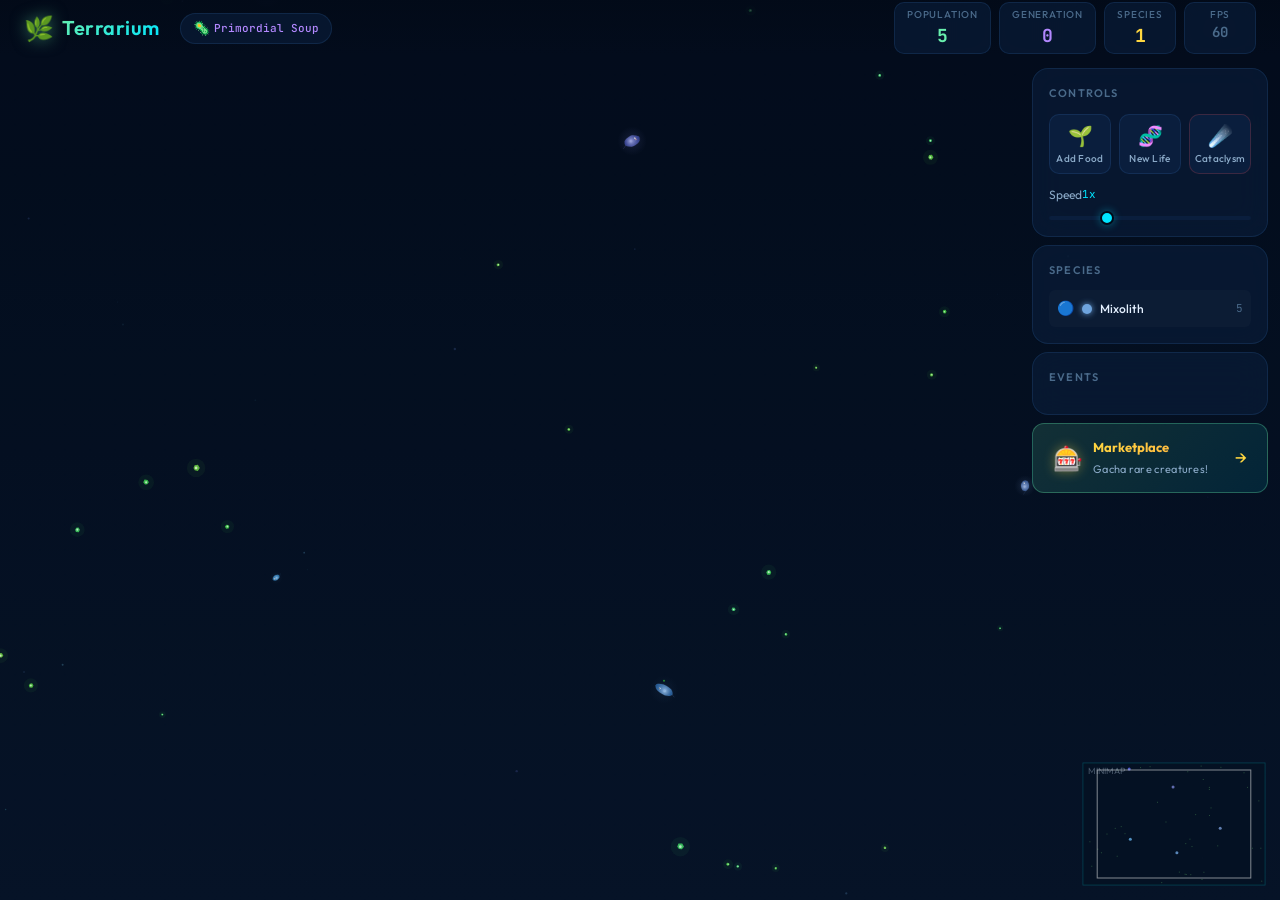
<file: index.html>
<!DOCTYPE html>
<html lang="en">
<head>
    <meta charset="UTF-8">
    <meta name="viewport" content="width=device-width, initial-scale=1.0">
    <meta name="description" content="Terrarium — AI-driven digital ecosystem where creatures live, evolve, and adapt in real-time. Watch natural selection unfold in your browser.">
    <meta property="og:title" content="Terrarium — Digital Ecosystem">
    <meta property="og:description" content="AI-driven digital ecosystem where creatures live, evolve, and adapt in real-time.">
    <meta property="og:type" content="website">
    <title>🌿 Terrarium — Digital Ecosystem</title>
    <link rel="preconnect" href="https://fonts.googleapis.com">
    <link rel="preconnect" href="https://fonts.gstatic.com" crossorigin>
    <link href="https://fonts.googleapis.com/css2?family=Outfit:wght@300;400;500;600;700&family=JetBrains+Mono:wght@400;500&display=swap" rel="stylesheet">
    <link rel="stylesheet" href="css/style.css">
</head>
<body>
    <!-- Main Canvas -->
    <canvas id="terrarium-canvas"></canvas>

    <!-- UI Overlay -->
    <div id="ui-overlay">
        <!-- Top Bar -->
        <header id="top-bar">
            <div class="logo">
                <span class="logo-icon">🌿</span>
                <h1>Terrarium</h1>
                <div class="era-badge" id="era-badge">
                    <span id="era-emoji">🦠</span>
                    <span id="era-name">Primordial Soup</span>
                </div>
            </div>
            <div class="top-stats">
                <div class="stat-chip" id="stat-population">
                    <span class="stat-label">Population</span>
                    <span class="stat-value" id="population-count">0</span>
                </div>
                <div class="stat-chip" id="stat-generation">
                    <span class="stat-label">Generation</span>
                    <span class="stat-value" id="generation-count">0</span>
                </div>
                <div class="stat-chip" id="stat-species">
                    <span class="stat-label">Species</span>
                    <span class="stat-value" id="species-count">0</span>
                </div>
                <div class="stat-chip" id="stat-fps">
                    <span class="stat-label">FPS</span>
                    <span class="stat-value" id="fps-count">60</span>
                </div>
            </div>
        </header>

        <!-- Active Event Banner -->
        <div id="active-event-banner" class="active-event-banner" style="display:none"></div>

        <!-- Side Panel -->
        <aside id="side-panel">
            <!-- Controls -->
            <div class="panel-section" id="controls-section">
                <h2 class="panel-title">Controls</h2>
                <div class="control-group">
                    <button class="ctrl-btn" id="btn-add-food" title="Add Food">
                        <span class="ctrl-icon">🌱</span>
                        <span class="ctrl-label">Add Food</span>
                    </button>
                    <button class="ctrl-btn" id="btn-add-creature" title="Add Creature">
                        <span class="ctrl-icon">🧬</span>
                        <span class="ctrl-label">New Life</span>
                    </button>
                    <button class="ctrl-btn" id="btn-extinction" title="Extinction Event">
                        <span class="ctrl-icon">☄️</span>
                        <span class="ctrl-label">Cataclysm</span>
                    </button>
                </div>
                <div class="control-group">
                    <label class="slider-label">
                        <span>Speed</span>
                        <span id="speed-value">1x</span>
                    </label>
                    <input type="range" class="slider" id="speed-slider" min="0.25" max="3" step="0.25" value="1">
                </div>
            </div>

            <!-- Species List -->
            <div class="panel-section" id="species-section">
                <h2 class="panel-title">Species</h2>
                <div id="species-list" class="species-list">
                    <!-- Dynamically populated -->
                </div>
            </div>

            <!-- Event Log -->
            <div class="panel-section" id="log-section">
                <h2 class="panel-title">Events</h2>
                <div id="event-log" class="event-log">
                    <!-- Dynamically populated -->
                </div>
            </div>

            <!-- Marketplace Button -->
            <a href="marketplace.html" class="marketplace-btn" id="btn-marketplace" title="Open Gacha Marketplace">
                <span class="marketplace-icon">🎰</span>
                <div class="marketplace-text">
                    <span class="marketplace-title">Marketplace</span>
                    <span class="marketplace-subtitle">Gacha rare creatures!</span>
                </div>
                <span class="marketplace-arrow">→</span>
            </a>
        </aside>

        <!-- Creature Info (shown on click) -->
        <div id="creature-info" class="creature-info hidden">
            <button class="close-btn" id="close-creature-info">&times;</button>
            <h3 id="creature-name">—</h3>
            <div class="creature-details">
                <div class="detail-row">
                    <span class="detail-label">Species</span>
                    <span class="detail-value" id="creature-species">—</span>
                </div>
                <div class="detail-row">
                    <span class="detail-label">Behavior</span>
                    <span class="detail-value" id="creature-state">—</span>
                </div>
                <div class="detail-row">
                    <span class="detail-label">Generation</span>
                    <span class="detail-value" id="creature-gen">—</span>
                </div>
                <div class="detail-row">
                    <span class="detail-label">HP</span>
                    <div class="energy-bar-container">
                        <div class="energy-bar" id="creature-hp-bar"></div>
                    </div>
                </div>
                <div class="detail-row">
                    <span class="detail-label">Energy</span>
                    <div class="energy-bar-container">
                        <div class="energy-bar" id="creature-energy-bar"></div>
                    </div>
                </div>
                <div class="detail-row">
                    <span class="detail-label">Fullness</span>
                    <div class="energy-bar-container">
                        <div class="energy-bar" id="creature-fullness-bar"></div>
                    </div>
                </div>
                <div class="detail-row">
                    <span class="detail-label">Diet</span>
                    <span class="detail-value" id="creature-diet">—</span>
                </div>
                <div class="detail-row">
                    <span class="detail-label">Age</span>
                    <span class="detail-value" id="creature-age">—</span>
                </div>
                <div class="detail-row">
                    <span class="detail-label">Children</span>
                    <span class="detail-value" id="creature-children">—</span>
                </div>
                <div class="detail-row">
                    <span class="detail-label">Evo Tier</span>
                    <span class="detail-value" id="creature-tier">—</span>
                </div>
                <div class="mutations-section">
                    <span class="detail-label">Mutations</span>
                    <div id="creature-mutations" class="mutations-list">
                        <!-- Populated dynamically -->
                    </div>
                </div>
            </div>
            <canvas id="creature-dna-vis" width="200" height="40"></canvas>
        </div>

        <!-- Notification Toast -->
        <div id="toast-container"></div>

        <!-- Graduation Modal -->
        <div id="graduation-modal" class="modal hidden">
            <div class="modal-content text-center">
                <div class="modal-icon" style="font-size: 48px; margin-bottom: 16px;">🎓</div>
                <h2 style="font-size: 24px; font-weight: 700; color: #fff; margin-bottom: 8px;">Sentience Achieved!</h2>
                <p style="color: rgba(228, 240, 255, 0.8); margin-bottom: 24px; line-height: 1.5;">
                    The <strong id="grad-species-name" style="color: #69f0ae;">Species</strong> species has reached the Apex evolutionary tier and dominated the Primordial Soup. They are ready to advance to the next stage of life!
                </p>
                <div style="display: flex; gap: 12px; justify-content: center;">
                    <a href="marketplace.html" class="marketplace-btn" style="flex: 1; justify-content: center;">
                        <span class="marketplace-icon">🌌</span>
                        <div class="marketplace-text">
                            <span class="marketplace-title">Unlock Next Biome</span>
                            <span class="marketplace-subtitle">Enter the Cell Age</span>
                        </div>
                    </a>
                    <button id="btn-continue-sandbox" class="back-btn" style="background: rgba(255,255,255,0.05);">Continue Sandbox</button>
                </div>
            </div>
        </div>
    </div>

    <!-- Scripts -->
    <script type="module" src="js/main.js"></script>
</body>
</html>
</file>
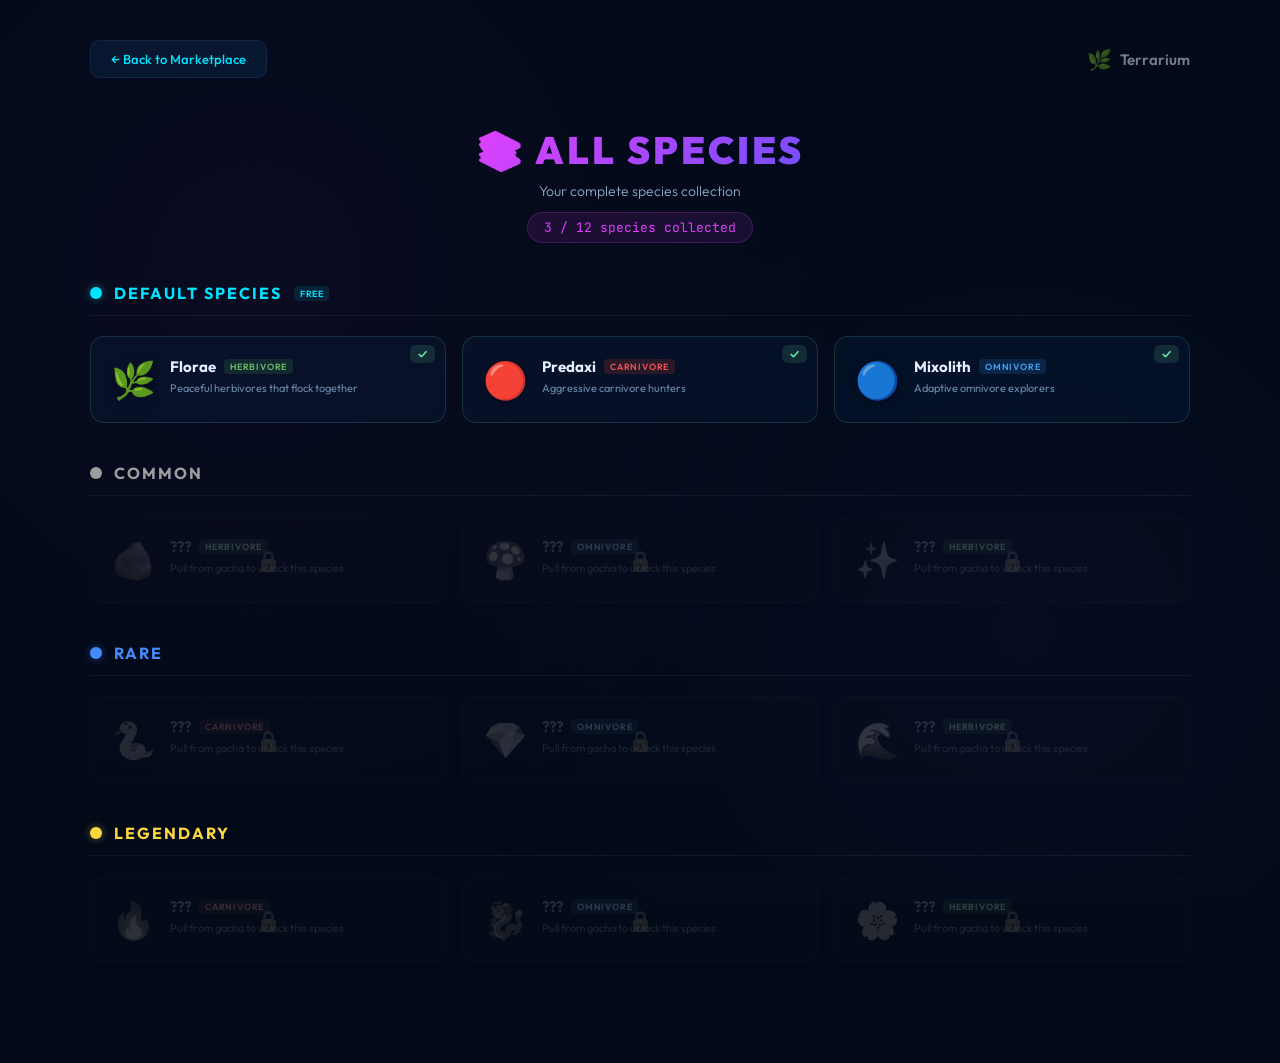
<file: collection.html>
<!DOCTYPE html>
<html lang="en">
<head>
    <meta charset="UTF-8">
    <meta name="viewport" content="width=device-width, initial-scale=1.0">
    <meta name="description" content="Terrarium Collection — View all species you've collected.">
    <title>📚 Terrarium — All Species</title>
    <link rel="preconnect" href="https://fonts.googleapis.com">
    <link rel="preconnect" href="https://fonts.gstatic.com" crossorigin>
    <link href="https://fonts.googleapis.com/css2?family=Outfit:wght@300;400;500;600;700;800;900&family=JetBrains+Mono:wght@400;500&display=swap" rel="stylesheet">
    <style>
        *, *::before, *::after { margin: 0; padding: 0; box-sizing: border-box; }

        body {
            width: 100%;
            min-height: 100vh;
            display: flex;
            flex-direction: column;
            align-items: center;
            background: #020a18;
            color: #e4f0ff;
            font-family: 'Outfit', -apple-system, BlinkMacSystemFont, sans-serif;
            overflow-x: hidden;
            padding: 40px 24px 60px;
        }

        body::before {
            content: '';
            position: fixed;
            inset: 0;
            background:
                radial-gradient(circle at 20% 30%, rgba(224, 64, 251, 0.04) 0%, transparent 50%),
                radial-gradient(circle at 80% 70%, rgba(124, 77, 255, 0.04) 0%, transparent 50%);
            animation: bgPulse 8s ease-in-out infinite;
            z-index: -1;
            pointer-events: none;
        }
        @keyframes bgPulse { 0%, 100% { opacity: 0.6; } 50% { opacity: 1; } }

        /* Nav */
        .top-nav {
            width: 100%; max-width: 1100px;
            display: flex; align-items: center; justify-content: space-between;
            margin-bottom: 48px;
        }

        .nav-btn {
            display: inline-flex; align-items: center; gap: 8px;
            padding: 10px 20px;
            background: rgba(10, 30, 61, 0.6);
            border: 1px solid rgba(80, 160, 255, 0.12);
            border-radius: 10px;
            color: #00e5ff;
            font-family: 'Outfit', sans-serif;
            font-size: 13px; font-weight: 500;
            text-decoration: none; cursor: pointer;
            transition: all 250ms ease;
        }
        .nav-btn:hover {
            background: rgba(15, 40, 80, 0.7);
            border-color: #00e5ff;
            box-shadow: 0 0 16px rgba(0, 229, 255, 0.15);
            transform: translateY(-1px);
        }

        .nav-logo { display: flex; align-items: center; gap: 8px; font-size: 15px; font-weight: 600; color: rgba(228, 240, 255, 0.5); }
        .nav-logo span:first-child { font-size: 20px; }

        /* Header */
        .page-header { text-align: center; margin-bottom: 40px; }

        .page-header h1 {
            font-size: 38px; font-weight: 900; text-transform: uppercase; letter-spacing: 3px;
            background: linear-gradient(135deg, #e040fb, #7c4dff, #e040fb);
            background-size: 200% auto;
            -webkit-background-clip: text; -webkit-text-fill-color: transparent; background-clip: text;
            animation: shimmer 3s ease-in-out infinite;
            margin-bottom: 8px;
        }
        @keyframes shimmer { 0%, 100% { background-position: 0% center; } 50% { background-position: 200% center; } }

        .page-header p { font-size: 14px; color: #8baac8; font-weight: 300; }

        .collection-count {
            display: inline-block; margin-top: 12px;
            font-family: 'JetBrains Mono', monospace; font-size: 13px;
            padding: 6px 16px; border-radius: 20px;
            background: rgba(224, 64, 251, 0.1); border: 1px solid rgba(224, 64, 251, 0.2);
            color: #e040fb;
        }

        /* Tier sections */
        .tier-section { width: 100%; max-width: 1100px; margin-bottom: 40px; }

        .tier-header {
            display: flex; align-items: center; gap: 12px;
            margin-bottom: 20px; padding-bottom: 12px;
            border-bottom: 1px solid rgba(255,255,255,0.06);
        }

        .tier-dot {
            width: 12px; height: 12px; border-radius: 50%;
        }
        .tier-dot.common { background: #9e9e9e; }
        .tier-dot.rare { background: #448aff; box-shadow: 0 0 8px rgba(68, 138, 255, 0.4); }
        .tier-dot.legendary { background: #ffd740; box-shadow: 0 0 8px rgba(255, 215, 64, 0.4); }

        .tier-label {
            font-size: 16px; font-weight: 700; text-transform: uppercase; letter-spacing: 2px;
        }
        .tier-label.common { color: #9e9e9e; }
        .tier-label.rare { color: #448aff; }
        .tier-label.legendary { color: #ffd740; }

        /* Species grid */
        .species-grid {
            display: grid;
            grid-template-columns: repeat(3, 1fr);
            gap: 16px;
        }

        .species-card {
            border-radius: 14px;
            border: 1px solid rgba(255,255,255,0.06);
            background: rgba(10, 30, 61, 0.35);
            padding: 20px;
            display: flex; align-items: flex-start; gap: 14px;
            transition: all 250ms ease;
            position: relative;
            overflow: hidden;
        }

        .species-card:hover { transform: translateY(-3px); }

        .species-card.locked {
            opacity: 0.35;
            filter: grayscale(0.6);
        }

        .species-card.unlocked {
            border-color: rgba(105, 240, 174, 0.15);
        }

        .species-card.unlocked::before {
            content: '✓';
            position: absolute; top: 8px; right: 10px;
            font-size: 11px; font-weight: 700;
            color: #69f0ae;
            background: rgba(105, 240, 174, 0.12);
            padding: 2px 8px; border-radius: 6px;
        }

        .species-emoji {
            font-size: 36px; flex-shrink: 0;
            filter: drop-shadow(0 2px 6px rgba(0,0,0,0.3));
        }

        .species-card.locked .species-emoji { filter: grayscale(1) brightness(0.5); }

        .species-info { flex: 1; }

        .species-name-row {
            display: flex; align-items: center; gap: 8px;
            margin-bottom: 4px;
        }

        .species-card-name {
            font-size: 15px; font-weight: 700; color: #e4f0ff;
        }

        .species-card.locked .species-card-name { color: #4a6a8a; }

        .species-diet {
            font-size: 9px; font-weight: 600; text-transform: uppercase; letter-spacing: 0.8px;
            padding: 2px 6px; border-radius: 4px;
        }
        .diet-herbivore { background: rgba(76, 175, 80, 0.15); color: #66bb6a; }
        .diet-carnivore { background: rgba(244, 67, 54, 0.15); color: #ef5350; }
        .diet-omnivore { background: rgba(33, 150, 243, 0.15); color: #42a5f5; }

        .species-card-desc {
            font-size: 11px; color: #6a8aaa; line-height: 1.5;
        }

        .species-card.locked .species-card-desc { color: #3a5a7a; }

        .lock-icon {
            position: absolute; top: 50%; left: 50%;
            transform: translate(-50%, -50%);
            font-size: 20px; opacity: 0.4;
            display: none;
        }
        .species-card.locked .lock-icon { display: block; }

        /* Default species section */
        .default-badge {
            font-size: 9px; font-weight: 600;
            padding: 2px 6px; border-radius: 4px;
            background: rgba(0, 229, 255, 0.1); color: #00e5ff;
            text-transform: uppercase; letter-spacing: 0.5px;
        }

        /* Empty state */
        .empty-state {
            text-align: center; padding: 48px 24px;
            color: #4a6a8a; font-size: 14px;
        }
        .empty-state .emoji { font-size: 48px; margin-bottom: 12px; display: block; }

        /* Responsive */
        @media (max-width: 768px) {
            .species-grid { grid-template-columns: 1fr; }
            .page-header h1 { font-size: 26px; }
        }
    </style>
</head>
<body>

    <nav class="top-nav">
        <a href="marketplace.html" class="nav-btn">
            ← Back to Marketplace
        </a>
        <div class="nav-logo">
            <span>🌿</span>
            <span>Terrarium</span>
        </div>
    </nav>

    <div class="page-header">
        <h1>📚 All Species</h1>
        <p>Your complete species collection</p>
        <div class="collection-count" id="collection-count">Loading...</div>
    </div>

    <!-- Default Species -->
    <div class="tier-section">
        <div class="tier-header">
            <div class="tier-dot" style="background:#00e5ff; box-shadow:0 0 8px rgba(0,229,255,0.4);"></div>
            <span class="tier-label" style="color:#00e5ff;">Default Species</span>
            <span class="default-badge">Free</span>
        </div>
        <div class="species-grid" id="default-grid"></div>
    </div>

    <!-- Common Species -->
    <div class="tier-section">
        <div class="tier-header">
            <div class="tier-dot common"></div>
            <span class="tier-label common">Common</span>
        </div>
        <div class="species-grid" id="common-grid"></div>
    </div>

    <!-- Rare Species -->
    <div class="tier-section">
        <div class="tier-header">
            <div class="tier-dot rare"></div>
            <span class="tier-label rare">Rare</span>
        </div>
        <div class="species-grid" id="rare-grid"></div>
    </div>

    <!-- Legendary Species -->
    <div class="tier-section">
        <div class="tier-header">
            <div class="tier-dot legendary"></div>
            <span class="tier-label legendary">Legendary</span>
        </div>
        <div class="species-grid" id="legendary-grid"></div>
    </div>

    <script type="module">
        import { GACHA_SPECIES } from './js/gacha.js';

        // Default species (always unlocked)
        const DEFAULT_SPECIES = [
            { id: 'florae', name: 'Florae', emoji: '🌿', diet: 'herbivore', description: 'Peaceful herbivores that flock together' },
            { id: 'predaxi', name: 'Predaxi', emoji: '🔴', diet: 'carnivore', description: 'Aggressive carnivore hunters' },
            { id: 'mixolith', name: 'Mixolith', emoji: '🔵', diet: 'omnivore', description: 'Adaptive omnivore explorers' },
        ];

        // Get collected species
        const collection = JSON.parse(localStorage.getItem('terrarium_gacha_collection') || '[]');
        const collectedIds = new Set(collection.map(c => c.speciesId));

        // Count unlocked
        const gachaSpecies = Object.values(GACHA_SPECIES);
        const unlockedCount = gachaSpecies.filter(s => collectedIds.has(s.id)).length;
        const totalCount = gachaSpecies.length;

        document.getElementById('collection-count').textContent =
            `${3 + unlockedCount} / ${3 + totalCount} species collected`;

        // Render default species
        const defaultGrid = document.getElementById('default-grid');
        DEFAULT_SPECIES.forEach(sp => {
            defaultGrid.innerHTML += createCard(sp, true);
        });

        // Render gacha species by tier
        const tiers = ['common', 'rare', 'legendary'];
        tiers.forEach(tier => {
            const grid = document.getElementById(`${tier}-grid`);
            const species = gachaSpecies.filter(s => s.tier === tier);
            species.forEach(sp => {
                const unlocked = collectedIds.has(sp.id);
                grid.innerHTML += createCard(sp, unlocked);
            });
        });

        function createCard(sp, unlocked) {
            return `
                <div class="species-card ${unlocked ? 'unlocked' : 'locked'}">
                    <span class="species-emoji">${sp.emoji}</span>
                    <div class="species-info">
                        <div class="species-name-row">
                            <span class="species-card-name">${unlocked ? sp.name : '???'}</span>
                            <span class="species-diet diet-${sp.diet}">${sp.diet}</span>
                        </div>
                        <div class="species-card-desc">${unlocked ? sp.description : 'Pull from gacha to unlock this species'}</div>
                    </div>
                    <span class="lock-icon">🔒</span>
                </div>
            `;
        }
    </script>

</body>
</html>
</file>
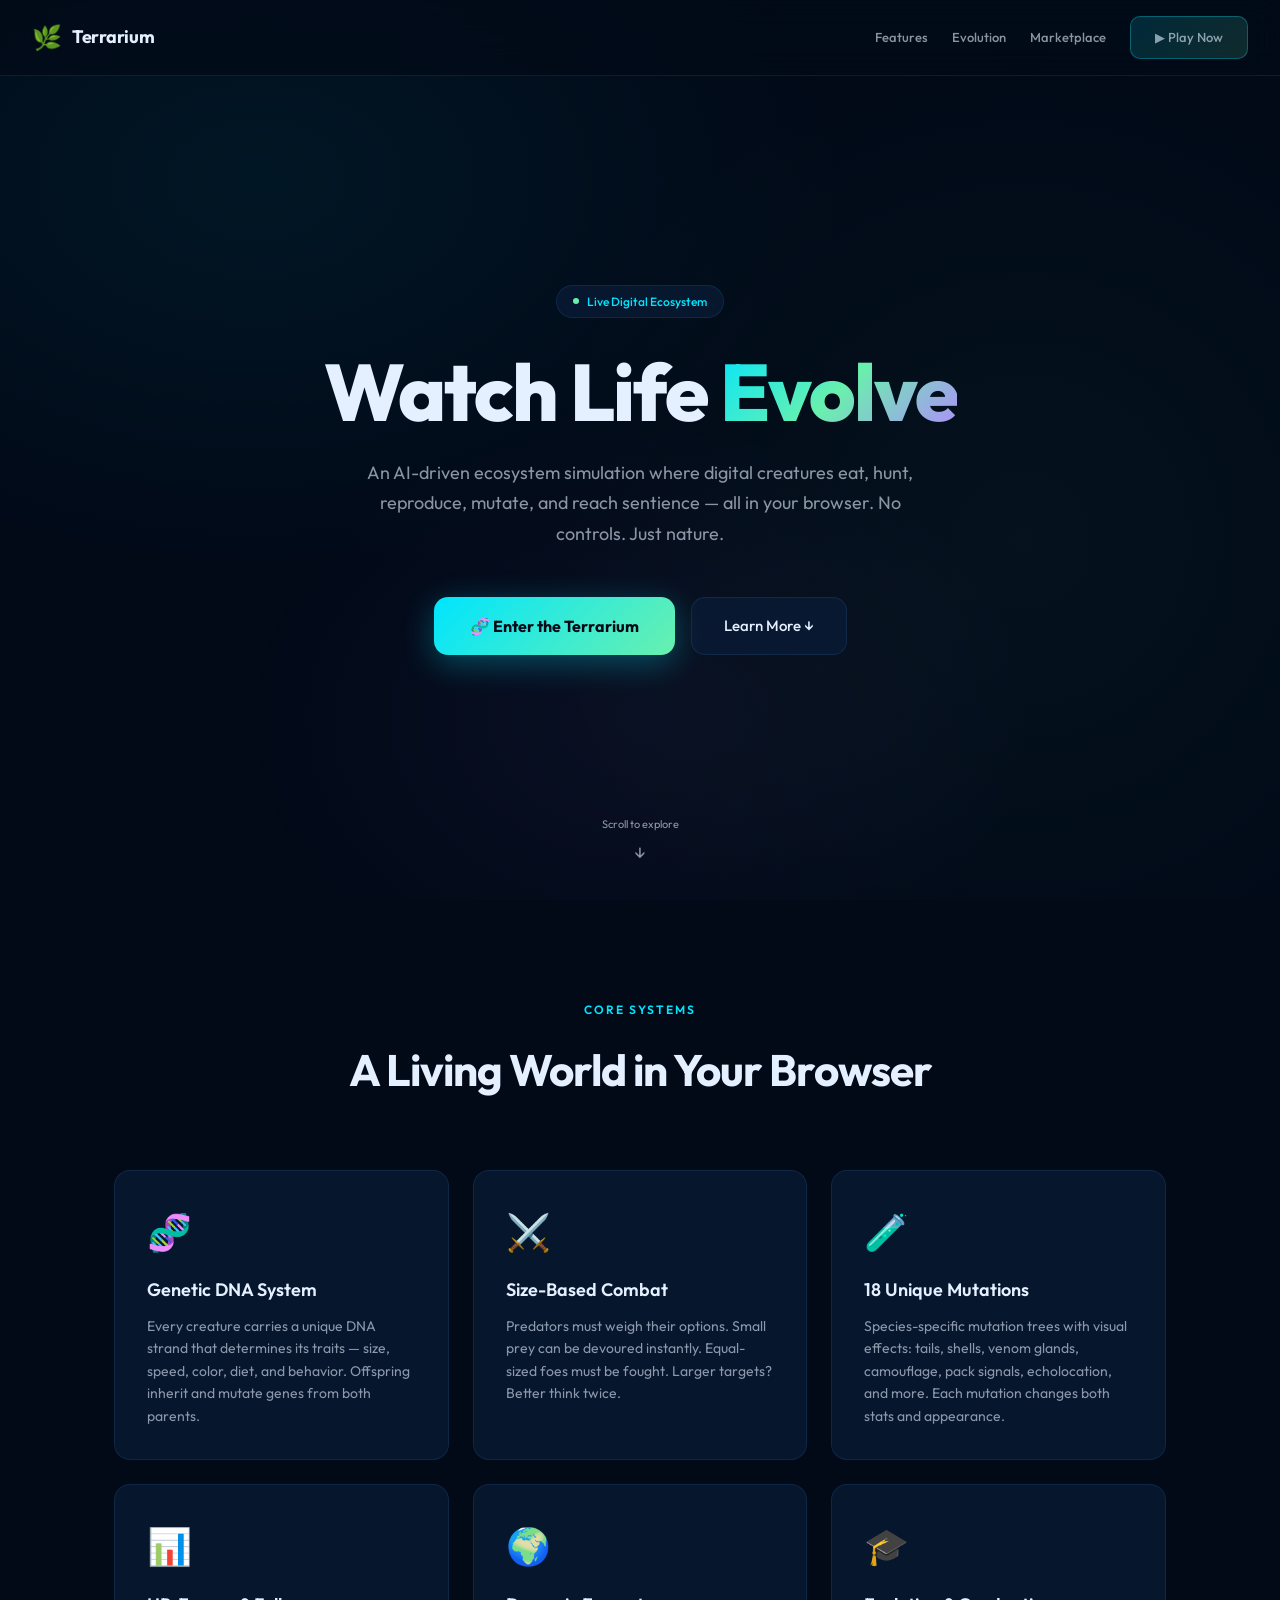
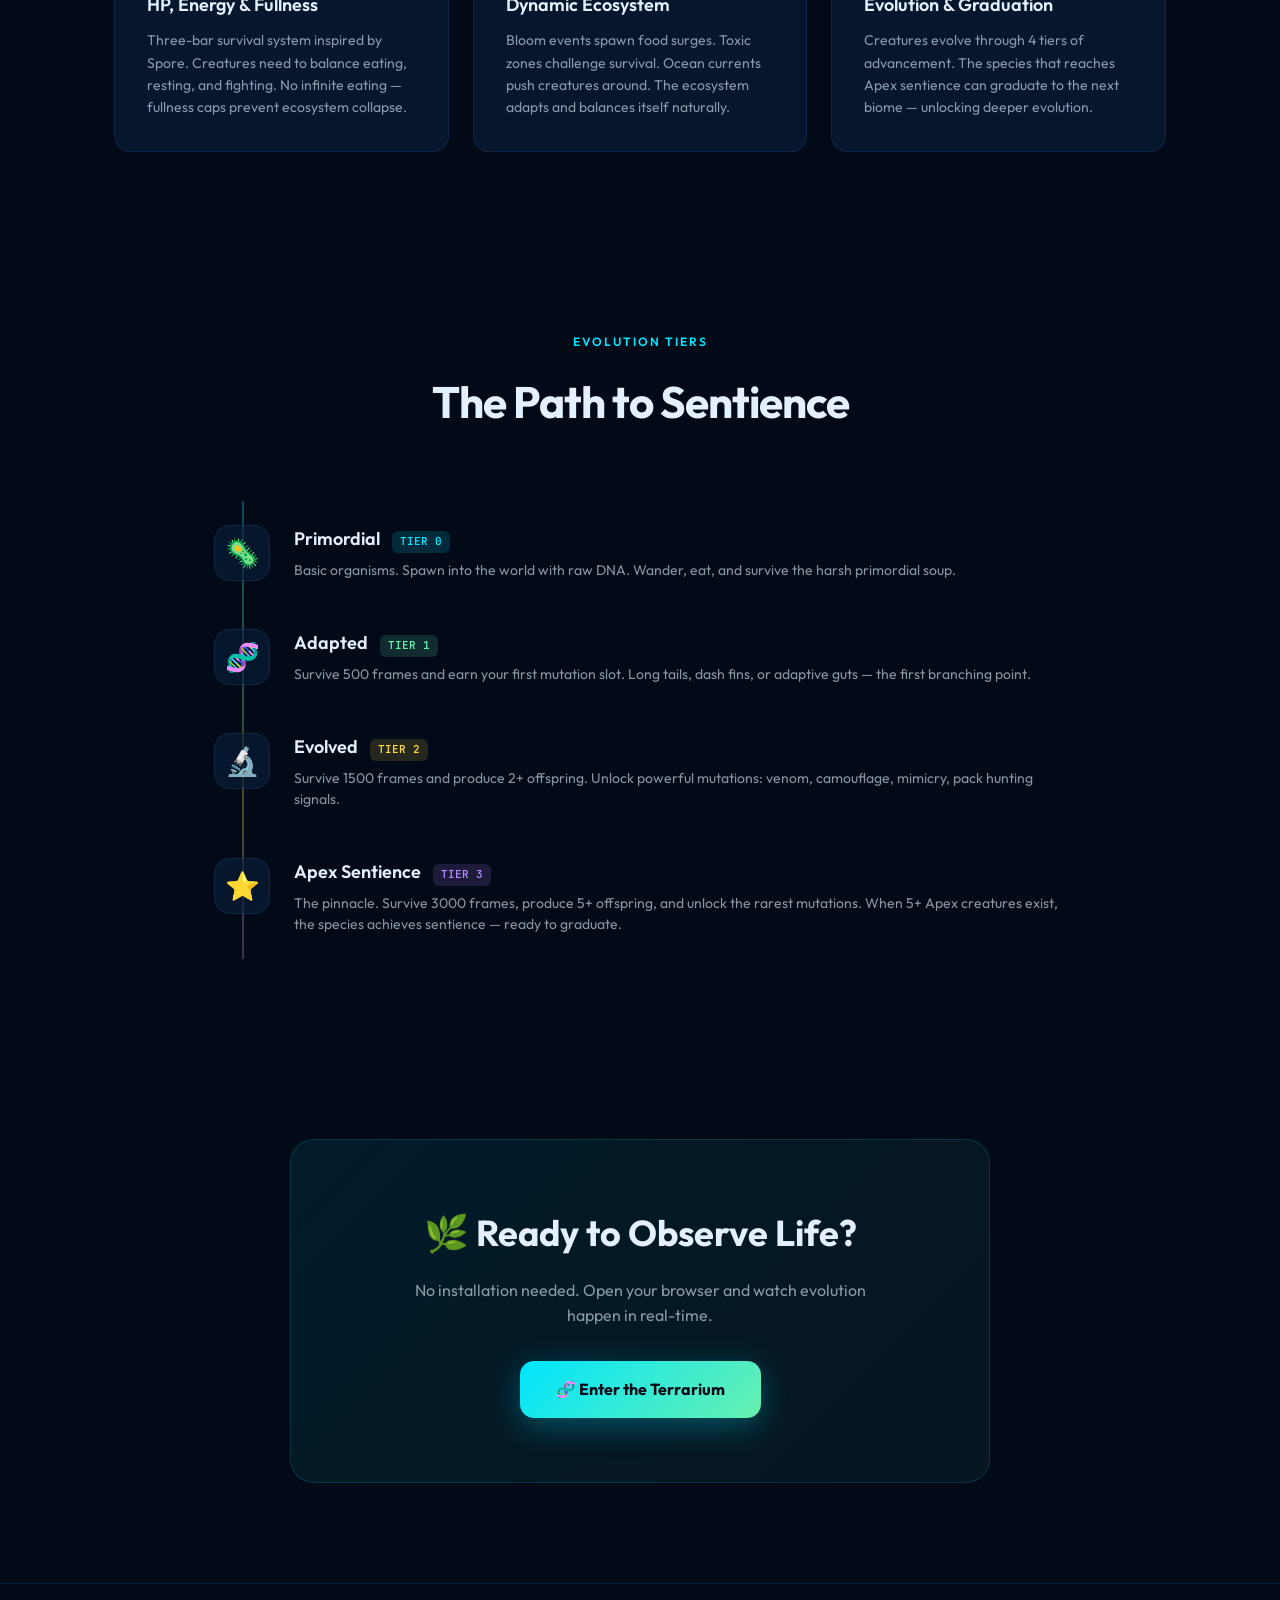
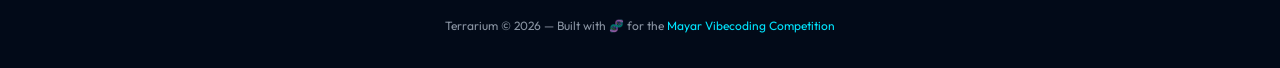
<file: landing.html>
<!DOCTYPE html>
<html lang="en">
<head>
    <meta charset="UTF-8">
    <meta name="viewport" content="width=device-width, initial-scale=1.0">
    <meta name="description" content="Terrarium — Watch digital life evolve in real-time. An AI-driven ecosystem simulation where creatures eat, hunt, mutate, and evolve before your eyes.">
    <meta property="og:title" content="Terrarium — Digital Ecosystem Simulator">
    <meta property="og:description" content="Watch digital life evolve in real-time. Creatures eat, hunt, mutate, and reach sentience.">
    <meta property="og:type" content="website">
    <title>Terrarium — Watch Life Evolve</title>
    <link rel="preconnect" href="https://fonts.googleapis.com">
    <link rel="preconnect" href="https://fonts.gstatic.com" crossorigin>
    <link href="https://fonts.googleapis.com/css2?family=Outfit:wght@300;400;500;600;700;800;900&family=JetBrains+Mono:wght@400;500&display=swap" rel="stylesheet">
    <style>
        *, *::before, *::after { margin: 0; padding: 0; box-sizing: border-box; }

        :root {
            --bg-dark: #020a18;
            --bg-surface: rgba(10, 30, 61, 0.6);
            --border: rgba(80, 160, 255, 0.12);
            --cyan: #00e5ff;
            --green: #69f0ae;
            --purple: #b388ff;
            --amber: #ffd740;
            --red: #ff5252;
            --text: #e4f0ff;
            --text-dim: rgba(228, 240, 255, 0.6);
            --font: 'Outfit', -apple-system, BlinkMacSystemFont, sans-serif;
            --mono: 'JetBrains Mono', monospace;
        }

        html { scroll-behavior: smooth; }

        body {
            background: var(--bg-dark);
            color: var(--text);
            font-family: var(--font);
            overflow-x: hidden;
            line-height: 1.6;
        }

        /* ─── Animated Background ─── */
        .bg-effects {
            position: fixed;
            inset: 0;
            z-index: -1;
            pointer-events: none;
        }
        .bg-effects::before {
            content: '';
            position: absolute;
            inset: 0;
            background:
                radial-gradient(ellipse 600px 400px at 20% 20%, rgba(0, 229, 255, 0.06), transparent),
                radial-gradient(ellipse 500px 500px at 80% 60%, rgba(105, 240, 174, 0.04), transparent),
                radial-gradient(ellipse 400px 300px at 50% 80%, rgba(179, 136, 255, 0.05), transparent);
            animation: bgShift 12s ease-in-out infinite alternate;
        }
        @keyframes bgShift {
            0% { opacity: 0.6; transform: scale(1); }
            100% { opacity: 1; transform: scale(1.05); }
        }

        /* Floating particles */
        .particle {
            position: fixed;
            border-radius: 50%;
            pointer-events: none;
            animation: float linear infinite;
            opacity: 0;
        }
        @keyframes float {
            0% { transform: translateY(100vh) scale(0); opacity: 0; }
            10% { opacity: 1; }
            90% { opacity: 1; }
            100% { transform: translateY(-10vh) scale(1); opacity: 0; }
        }

        /* ─── Nav ─── */
        nav {
            position: fixed;
            top: 0;
            left: 0;
            right: 0;
            z-index: 50;
            padding: 16px 32px;
            display: flex;
            align-items: center;
            justify-content: space-between;
            background: rgba(2, 10, 24, 0.7);
            backdrop-filter: blur(16px);
            -webkit-backdrop-filter: blur(16px);
            border-bottom: 1px solid var(--border);
        }
        .nav-brand {
            display: flex;
            align-items: center;
            gap: 10px;
            text-decoration: none;
            color: var(--text);
        }
        .nav-brand-icon { font-size: 24px; }
        .nav-brand h1 {
            font-size: 18px;
            font-weight: 700;
            letter-spacing: -0.3px;
        }
        .nav-links {
            display: flex;
            gap: 24px;
            align-items: center;
        }
        .nav-links a {
            color: var(--text-dim);
            text-decoration: none;
            font-size: 13px;
            font-weight: 500;
            transition: color 0.2s;
        }
        .nav-links a:hover { color: var(--cyan); }
        .btn-play {
            display: inline-flex;
            align-items: center;
            gap: 8px;
            padding: 10px 24px;
            background: linear-gradient(135deg, rgba(0, 229, 255, 0.15), rgba(105, 240, 174, 0.15));
            border: 1px solid rgba(0, 229, 255, 0.3);
            border-radius: 10px;
            color: var(--cyan);
            font-family: var(--font);
            font-size: 14px;
            font-weight: 600;
            text-decoration: none;
            cursor: pointer;
            transition: all 0.3s ease;
        }
        .btn-play:hover {
            background: linear-gradient(135deg, rgba(0, 229, 255, 0.25), rgba(105, 240, 174, 0.25));
            border-color: var(--cyan);
            box-shadow: 0 0 24px rgba(0, 229, 255, 0.2);
            transform: translateY(-2px);
        }

        /* ─── HERO ─── */
        .hero {
            min-height: 100vh;
            display: flex;
            flex-direction: column;
            align-items: center;
            justify-content: center;
            text-align: center;
            padding: 120px 24px 80px;
            position: relative;
        }
        .hero-badge {
            display: inline-flex;
            align-items: center;
            gap: 8px;
            padding: 6px 16px;
            background: var(--bg-surface);
            border: 1px solid var(--border);
            border-radius: 999px;
            font-size: 12px;
            font-weight: 500;
            color: var(--cyan);
            margin-bottom: 32px;
            animation: fadeIn 1s ease 0.2s both;
        }
        .hero-badge .pulse {
            width: 6px; height: 6px;
            background: var(--green);
            border-radius: 50%;
            animation: pulseDot 2s ease infinite;
        }
        @keyframes pulseDot {
            0%, 100% { opacity: 0.5; transform: scale(1); }
            50% { opacity: 1; transform: scale(1.5); }
        }
        .hero h2 {
            font-size: clamp(40px, 7vw, 80px);
            font-weight: 800;
            line-height: 1.05;
            letter-spacing: -2px;
            margin-bottom: 24px;
            animation: fadeIn 1s ease 0.4s both;
        }
        .hero h2 .gradient {
            background: linear-gradient(135deg, var(--cyan), var(--green), var(--purple));
            -webkit-background-clip: text;
            -webkit-text-fill-color: transparent;
            background-clip: text;
        }
        .hero-sub {
            max-width: 560px;
            font-size: 18px;
            color: var(--text-dim);
            line-height: 1.7;
            margin-bottom: 48px;
            animation: fadeIn 1s ease 0.6s both;
        }
        .hero-cta {
            display: flex;
            gap: 16px;
            animation: fadeIn 1s ease 0.8s both;
        }
        .btn-hero {
            display: inline-flex;
            align-items: center;
            gap: 10px;
            padding: 16px 36px;
            background: linear-gradient(135deg, var(--cyan), var(--green));
            color: #020a18;
            border: none;
            border-radius: 14px;
            font-family: var(--font);
            font-size: 16px;
            font-weight: 700;
            text-decoration: none;
            cursor: pointer;
            transition: all 0.3s ease;
            box-shadow: 0 8px 32px rgba(0, 229, 255, 0.3);
        }
        .btn-hero:hover {
            transform: translateY(-3px);
            box-shadow: 0 12px 40px rgba(0, 229, 255, 0.5);
        }
        .btn-secondary {
            display: inline-flex;
            align-items: center;
            gap: 8px;
            padding: 16px 32px;
            background: var(--bg-surface);
            border: 1px solid var(--border);
            border-radius: 14px;
            color: var(--text);
            font-family: var(--font);
            font-size: 15px;
            font-weight: 500;
            text-decoration: none;
            transition: all 0.3s ease;
        }
        .btn-secondary:hover {
            background: rgba(15, 40, 80, 0.7);
            border-color: rgba(0, 229, 255, 0.3);
            transform: translateY(-2px);
        }

        /* Scroll indicator */
        .scroll-hint {
            position: absolute;
            bottom: 32px;
            display: flex;
            flex-direction: column;
            align-items: center;
            gap: 6px;
            color: var(--text-dim);
            font-size: 11px;
            animation: bounce 2s ease infinite;
        }
        @keyframes bounce {
            0%, 100% { transform: translateY(0); }
            50% { transform: translateY(8px); }
        }
        .scroll-hint .arrow { font-size: 18px; }

        @keyframes fadeIn {
            from { opacity: 0; transform: translateY(20px); }
            to { opacity: 1; transform: translateY(0); }
        }

        /* ─── FEATURES ─── */
        .features {
            padding: 100px 24px;
            max-width: 1100px;
            margin: 0 auto;
        }
        .section-label {
            font-size: 12px;
            font-weight: 600;
            color: var(--cyan);
            text-transform: uppercase;
            letter-spacing: 2px;
            text-align: center;
            margin-bottom: 16px;
        }
        .section-title {
            font-size: clamp(28px, 4vw, 44px);
            font-weight: 700;
            text-align: center;
            margin-bottom: 64px;
            letter-spacing: -1px;
        }
        .features-grid {
            display: grid;
            grid-template-columns: repeat(auto-fit, minmax(300px, 1fr));
            gap: 24px;
        }
        .feature-card {
            background: var(--bg-surface);
            border: 1px solid var(--border);
            border-radius: 16px;
            padding: 32px;
            transition: all 0.3s ease;
        }
        .feature-card:hover {
            border-color: rgba(0, 229, 255, 0.25);
            transform: translateY(-4px);
            box-shadow: 0 16px 40px rgba(0, 0, 0, 0.3);
        }
        .feature-icon {
            font-size: 36px;
            margin-bottom: 16px;
            display: block;
        }
        .feature-card h3 {
            font-size: 18px;
            font-weight: 600;
            margin-bottom: 10px;
        }
        .feature-card p {
            font-size: 14px;
            color: var(--text-dim);
            line-height: 1.6;
        }

        /* ─── EVOLUTION ─── */
        .evolution {
            padding: 80px 24px;
            max-width: 900px;
            margin: 0 auto;
        }
        .evo-timeline {
            display: flex;
            flex-direction: column;
            gap: 0;
            position: relative;
        }
        .evo-timeline::before {
            content: '';
            position: absolute;
            left: 28px;
            top: 0;
            bottom: 0;
            width: 2px;
            background: linear-gradient(
                180deg,
                var(--cyan) 0%,
                var(--green) 33%,
                var(--amber) 66%,
                var(--purple) 100%
            );
            opacity: 0.3;
        }
        .evo-step {
            display: flex;
            gap: 24px;
            padding: 24px 0;
            align-items: flex-start;
        }
        .evo-dot {
            width: 56px;
            height: 56px;
            min-width: 56px;
            border-radius: 16px;
            display: flex;
            align-items: center;
            justify-content: center;
            font-size: 28px;
            background: var(--bg-surface);
            border: 1px solid var(--border);
            position: relative;
            z-index: 1;
        }
        .evo-content h3 {
            font-size: 18px;
            font-weight: 600;
            margin-bottom: 6px;
        }
        .evo-content p {
            font-size: 14px;
            color: var(--text-dim);
            line-height: 1.5;
        }
        .evo-tier {
            display: inline-block;
            padding: 2px 8px;
            border-radius: 6px;
            font-size: 11px;
            font-weight: 600;
            font-family: var(--mono);
            margin-left: 8px;
        }
        .tier-0 { background: rgba(0, 229, 255, 0.15); color: var(--cyan); }
        .tier-1 { background: rgba(105, 240, 174, 0.15); color: var(--green); }
        .tier-2 { background: rgba(255, 215, 64, 0.15); color: var(--amber); }
        .tier-3 { background: rgba(179, 136, 255, 0.15); color: var(--purple); }

        /* ─── CTA ─── */
        .cta {
            padding: 100px 24px;
            text-align: center;
        }
        .cta-card {
            max-width: 700px;
            margin: 0 auto;
            background: linear-gradient(135deg, rgba(0, 229, 255, 0.08), rgba(105, 240, 174, 0.05));
            border: 1px solid rgba(0, 229, 255, 0.15);
            border-radius: 24px;
            padding: 64px 48px;
        }
        .cta-card h2 {
            font-size: clamp(24px, 3.5vw, 36px);
            font-weight: 700;
            margin-bottom: 16px;
        }
        .cta-card p {
            color: var(--text-dim);
            font-size: 16px;
            margin-bottom: 32px;
            max-width: 480px;
            margin-left: auto;
            margin-right: auto;
        }

        /* ─── FOOTER ─── */
        footer {
            padding: 32px;
            text-align: center;
            font-size: 12px;
            color: var(--text-dim);
            border-top: 1px solid var(--border);
        }
        footer a {
            color: var(--cyan);
            text-decoration: none;
        }

        /* ─── Responsive ─── */
        @media (max-width: 640px) {
            nav { padding: 12px 16px; }
            .nav-links a:not(.btn-play) { display: none; }
            .hero-cta { flex-direction: column; align-items: center; }
            .features-grid { grid-template-columns: 1fr; }
            .evo-timeline::before { left: 20px; }
            .evo-dot { width: 40px; height: 40px; min-width: 40px; font-size: 20px; border-radius: 12px; }
        }
    </style>
</head>
<body>

<div class="bg-effects"></div>

<!-- Nav -->
<nav>
    <a href="#" class="nav-brand">
        <span class="nav-brand-icon">🌿</span>
        <h1>Terrarium</h1>
    </a>
    <div class="nav-links">
        <a href="#features">Features</a>
        <a href="#evolution">Evolution</a>
        <a href="marketplace.html">Marketplace</a>
        <a href="index.html" class="btn-play">▶ Play Now</a>
    </div>
</nav>

<!-- Hero -->
<section class="hero">
    <div class="hero-badge">
        <span class="pulse"></span>
        Live Digital Ecosystem
    </div>
    <h2>Watch Life <span class="gradient">Evolve</span></h2>
    <p class="hero-sub">
        An AI-driven ecosystem simulation where digital creatures eat, hunt, reproduce, mutate, and reach sentience — all in your browser. No controls. Just nature.
    </p>
    <div class="hero-cta">
        <a href="index.html" class="btn-hero">
            🧬 Enter the Terrarium
        </a>
        <a href="#features" class="btn-secondary">
            Learn More ↓
        </a>
    </div>
    <div class="scroll-hint">
        <span>Scroll to explore</span>
        <span class="arrow">↓</span>
    </div>
</section>

<!-- Features -->
<section class="features" id="features">
    <div class="section-label">Core Systems</div>
    <h2 class="section-title">A Living World in Your Browser</h2>
    <div class="features-grid">
        <div class="feature-card">
            <span class="feature-icon">🧬</span>
            <h3>Genetic DNA System</h3>
            <p>Every creature carries a unique DNA strand that determines its traits — size, speed, color, diet, and behavior. Offspring inherit and mutate genes from both parents.</p>
        </div>
        <div class="feature-card">
            <span class="feature-icon">⚔️</span>
            <h3>Size-Based Combat</h3>
            <p>Predators must weigh their options. Small prey can be devoured instantly. Equal-sized foes must be fought. Larger targets? Better think twice.</p>
        </div>
        <div class="feature-card">
            <span class="feature-icon">🧪</span>
            <h3>18 Unique Mutations</h3>
            <p>Species-specific mutation trees with visual effects: tails, shells, venom glands, camouflage, pack signals, echolocation, and more. Each mutation changes both stats and appearance.</p>
        </div>
        <div class="feature-card">
            <span class="feature-icon">📊</span>
            <h3>HP, Energy & Fullness</h3>
            <p>Three-bar survival system inspired by Spore. Creatures need to balance eating, resting, and fighting. No infinite eating — fullness caps prevent ecosystem collapse.</p>
        </div>
        <div class="feature-card">
            <span class="feature-icon">🌍</span>
            <h3>Dynamic Ecosystem</h3>
            <p>Bloom events spawn food surges. Toxic zones challenge survival. Ocean currents push creatures around. The ecosystem adapts and balances itself naturally.</p>
        </div>
        <div class="feature-card">
            <span class="feature-icon">🎓</span>
            <h3>Evolution & Graduation</h3>
            <p>Creatures evolve through 4 tiers of advancement. The species that reaches Apex sentience can graduate to the next biome — unlocking deeper evolution.</p>
        </div>
    </div>
</section>

<!-- Evolution Timeline -->
<section class="evolution" id="evolution">
    <div class="section-label">Evolution Tiers</div>
    <h2 class="section-title">The Path to Sentience</h2>
    <div class="evo-timeline">
        <div class="evo-step">
            <div class="evo-dot">🦠</div>
            <div class="evo-content">
                <h3>Primordial <span class="evo-tier tier-0">TIER 0</span></h3>
                <p>Basic organisms. Spawn into the world with raw DNA. Wander, eat, and survive the harsh primordial soup.</p>
            </div>
        </div>
        <div class="evo-step">
            <div class="evo-dot">🧬</div>
            <div class="evo-content">
                <h3>Adapted <span class="evo-tier tier-1">TIER 1</span></h3>
                <p>Survive 500 frames and earn your first mutation slot. Long tails, dash fins, or adaptive guts — the first branching point.</p>
            </div>
        </div>
        <div class="evo-step">
            <div class="evo-dot">🔬</div>
            <div class="evo-content">
                <h3>Evolved <span class="evo-tier tier-2">TIER 2</span></h3>
                <p>Survive 1500 frames and produce 2+ offspring. Unlock powerful mutations: venom, camouflage, mimicry, pack hunting signals.</p>
            </div>
        </div>
        <div class="evo-step">
            <div class="evo-dot">⭐</div>
            <div class="evo-content">
                <h3>Apex Sentience <span class="evo-tier tier-3">TIER 3</span></h3>
                <p>The pinnacle. Survive 3000 frames, produce 5+ offspring, and unlock the rarest mutations. When 5+ Apex creatures exist, the species achieves sentience — ready to graduate.</p>
            </div>
        </div>
    </div>
</section>

<!-- CTA -->
<section class="cta">
    <div class="cta-card">
        <h2>🌿 Ready to Observe Life?</h2>
        <p>No installation needed. Open your browser and watch evolution happen in real-time.</p>
        <a href="index.html" class="btn-hero">
            🧬 Enter the Terrarium
        </a>
    </div>
</section>

<!-- Footer -->
<footer>
    <p>Terrarium © 2026 — Built with 🧬 for the <a href="#">Mayar Vibecoding Competition</a></p>
</footer>

<!-- Floating Particles -->
<script>
    const colors = ['#00e5ff', '#69f0ae', '#b388ff', '#ffd740'];
    for (let i = 0; i < 30; i++) {
        const p = document.createElement('div');
        p.className = 'particle';
        const size = 2 + Math.random() * 4;
        const color = colors[Math.floor(Math.random() * colors.length)];
        const dur = 8 + Math.random() * 15;
        const delay = Math.random() * dur;
        p.style.cssText = `
            width:${size}px; height:${size}px;
            left:${Math.random() * 100}%;
            background:${color};
            box-shadow:0 0 ${size * 3}px ${color};
            animation-duration:${dur}s;
            animation-delay:-${delay}s;
        `;
        document.querySelector('.bg-effects').appendChild(p);
    }
</script>

</body>
</html>
</file>
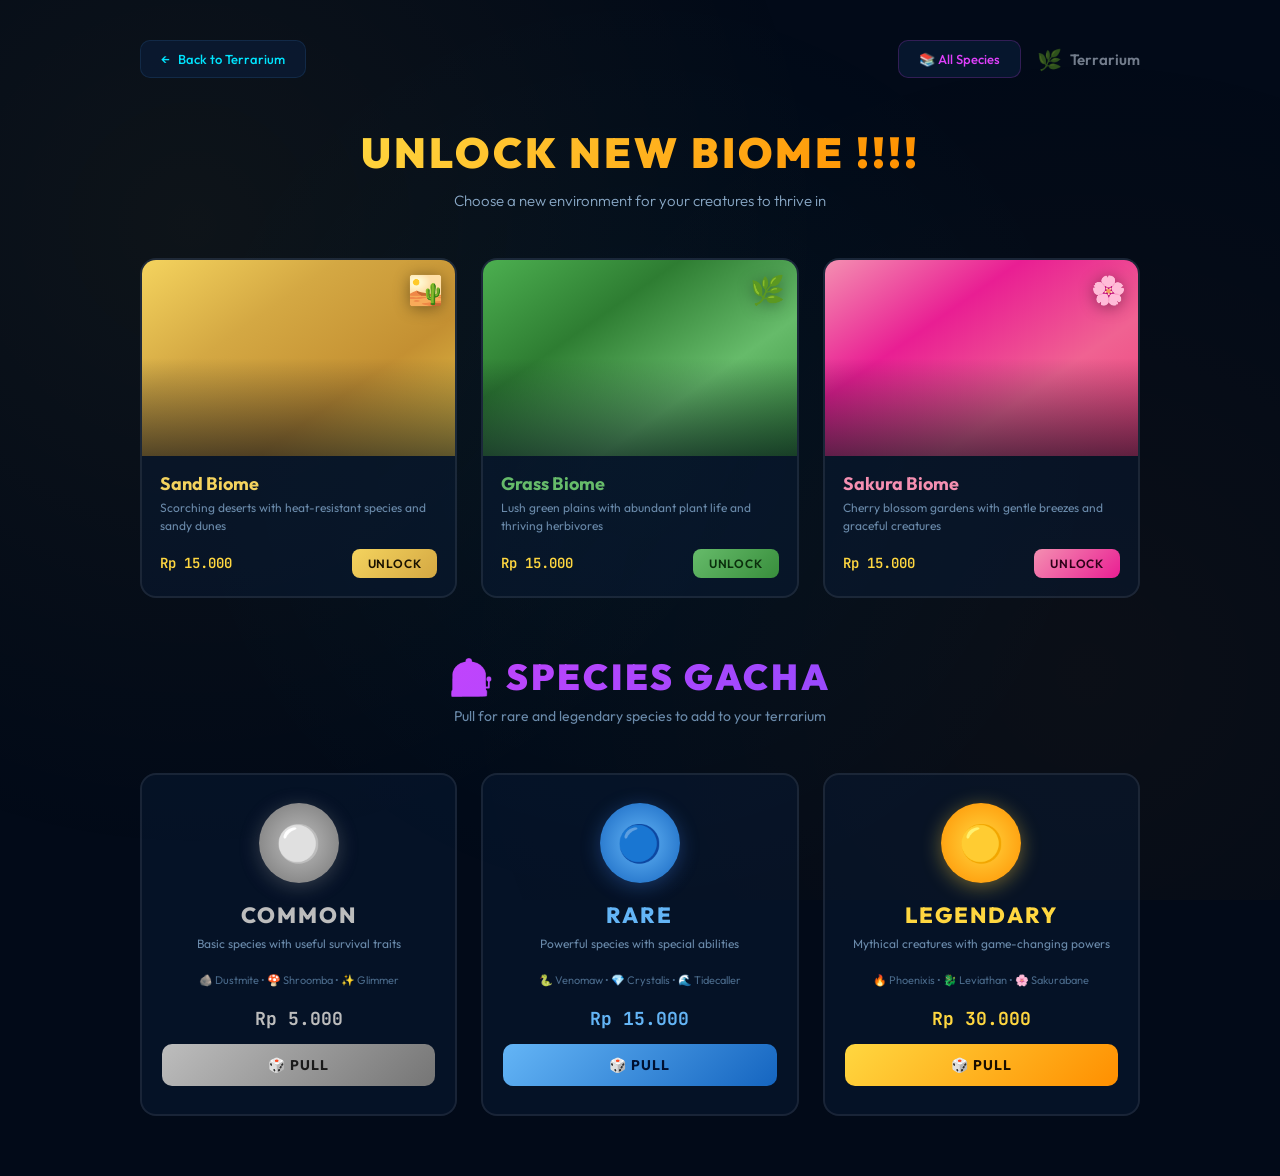
<file: marketplace.html>
<!DOCTYPE html>
<html lang="en">
<head>
    <meta charset="UTF-8">
    <meta name="viewport" content="width=device-width, initial-scale=1.0">
    <meta name="description" content="Terrarium Marketplace — Unlock new biomes for your digital ecosystem.">
    <title>🎰 Terrarium — Marketplace</title>
    <link rel="preconnect" href="https://fonts.googleapis.com">
    <link rel="preconnect" href="https://fonts.gstatic.com" crossorigin>
    <link href="https://fonts.googleapis.com/css2?family=Outfit:wght@300;400;500;600;700;800;900&family=JetBrains+Mono:wght@400;500&display=swap" rel="stylesheet">
    <style>
        *, *::before, *::after {
            margin: 0;
            padding: 0;
            box-sizing: border-box;
        }

        body {
            width: 100%;
            min-height: 100vh;
            display: flex;
            flex-direction: column;
            align-items: center;
            background: #020a18;
            color: #e4f0ff;
            font-family: 'Outfit', -apple-system, BlinkMacSystemFont, sans-serif;
            overflow-x: hidden;
            padding: 40px 24px 60px;
        }

        /* Animated background */
        body::before {
            content: '';
            position: fixed;
            inset: 0;
            background:
                radial-gradient(circle at 15% 25%, rgba(255, 215, 64, 0.05) 0%, transparent 50%),
                radial-gradient(circle at 85% 75%, rgba(255, 152, 0, 0.04) 0%, transparent 50%),
                radial-gradient(circle at 50% 50%, rgba(0, 229, 255, 0.03) 0%, transparent 60%);
            animation: bgPulse 8s ease-in-out infinite;
            z-index: -1;
            pointer-events: none;
        }

        @keyframes bgPulse {
            0%, 100% { opacity: 0.6; }
            50% { opacity: 1; }
        }

        /* Top navigation */
        .top-nav {
            width: 100%;
            max-width: 1000px;
            display: flex;
            align-items: center;
            justify-content: space-between;
            margin-bottom: 48px;
        }

        .back-btn {
            display: inline-flex;
            align-items: center;
            gap: 8px;
            padding: 10px 20px;
            background: rgba(10, 30, 61, 0.6);
            border: 1px solid rgba(80, 160, 255, 0.12);
            border-radius: 10px;
            color: #00e5ff;
            font-family: 'Outfit', sans-serif;
            font-size: 13px;
            font-weight: 500;
            text-decoration: none;
            cursor: pointer;
            transition: all 250ms ease;
        }

        .back-btn:hover {
            background: rgba(15, 40, 80, 0.7);
            border-color: #00e5ff;
            box-shadow: 0 0 16px rgba(0, 229, 255, 0.15);
            transform: translateY(-1px);
        }

        .back-btn .arrow { transition: transform 150ms ease; }
        .back-btn:hover .arrow { transform: translateX(-3px); }

        .nav-logo {
            display: flex;
            align-items: center;
            gap: 8px;
            font-size: 15px;
            font-weight: 600;
            color: rgba(228, 240, 255, 0.5);
        }

        .nav-logo span:first-child { font-size: 20px; }

        /* Page header */
        .page-header {
            text-align: center;
            margin-bottom: 48px;
            animation: fadeInDown 0.5s ease;
        }

        @keyframes fadeInDown {
            from { opacity: 0; transform: translateY(-16px); }
            to { opacity: 1; transform: translateY(0); }
        }

        .page-header h1 {
            font-size: 42px;
            font-weight: 900;
            text-transform: uppercase;
            letter-spacing: 3px;
            background: linear-gradient(135deg, #ffd740, #ff9100, #ffd740);
            background-size: 200% auto;
            -webkit-background-clip: text;
            -webkit-text-fill-color: transparent;
            background-clip: text;
            animation: shimmer 3s ease-in-out infinite;
            margin-bottom: 12px;
        }

        @keyframes shimmer {
            0%, 100% { background-position: 0% center; }
            50% { background-position: 200% center; }
        }

        .page-header p {
            font-size: 15px;
            color: #8baac8;
            font-weight: 300;
        }

        /* Success banner */
        .success-banner {
            width: 100%;
            max-width: 1000px;
            padding: 16px 24px;
            background: rgba(105, 240, 174, 0.08);
            border: 1px solid rgba(105, 240, 174, 0.3);
            border-radius: 12px;
            color: #69f0ae;
            font-size: 14px;
            font-weight: 500;
            text-align: center;
            margin-bottom: 32px;
            animation: fadeInDown 0.5s ease;
            display: none;
        }

        .success-banner.show { display: block; }

        /* Biome grid */
        .biome-grid {
            display: grid;
            grid-template-columns: repeat(3, 1fr);
            gap: 24px;
            width: 100%;
            max-width: 1000px;
            animation: fadeInUp 0.6s ease;
        }

        @keyframes fadeInUp {
            from { opacity: 0; transform: translateY(24px); }
            to { opacity: 1; transform: translateY(0); }
        }

        /* Biome card */
        .biome-card {
            position: relative;
            border-radius: 16px;
            overflow: hidden;
            cursor: pointer;
            transition: all 300ms ease;
            border: 2px solid rgba(255, 255, 255, 0.08);
            background: rgba(10, 30, 61, 0.4);
        }

        .biome-card:hover { transform: translateY(-6px); }
        .biome-card:active { transform: translateY(-2px); }

        /* Biome preview */
        .biome-preview {
            width: 100%;
            aspect-ratio: 16 / 10;
            position: relative;
            overflow: hidden;
        }

        .biome-preview-bg {
            position: absolute;
            inset: 0;
            transition: transform 400ms ease;
        }

        .biome-card:hover .biome-preview-bg { transform: scale(1.08); }

        .biome-preview::after {
            content: '';
            position: absolute;
            inset: 0;
            background: linear-gradient(180deg, transparent 50%, rgba(2, 10, 24, 0.6) 100%);
            z-index: 1;
        }

        .biome-emoji {
            position: absolute;
            top: 12px;
            right: 12px;
            font-size: 28px;
            z-index: 2;
            filter: drop-shadow(0 2px 8px rgba(0,0,0,0.4));
        }

        /* Sand biome */
        .biome-sand .biome-preview-bg {
            background: linear-gradient(145deg, #f4d35e, #d4a843, #c49032, #e8c547);
        }
        .biome-sand:hover {
            border-color: rgba(244, 211, 94, 0.4);
            box-shadow: 0 8px 40px rgba(244, 211, 94, 0.15), 0 0 60px rgba(244, 211, 94, 0.06);
        }

        /* Grass biome */
        .biome-grass .biome-preview-bg {
            background: linear-gradient(145deg, #4caf50, #2e7d32, #66bb6a, #388e3c);
        }
        .biome-grass:hover {
            border-color: rgba(76, 175, 80, 0.4);
            box-shadow: 0 8px 40px rgba(76, 175, 80, 0.15), 0 0 60px rgba(76, 175, 80, 0.06);
        }

        /* Sakura biome */
        .biome-sakura .biome-preview-bg {
            background: linear-gradient(145deg, #f48fb1, #e91e93, #f06292, #ec407a);
        }
        .biome-sakura:hover {
            border-color: rgba(244, 143, 177, 0.4);
            box-shadow: 0 8px 40px rgba(244, 143, 177, 0.15), 0 0 60px rgba(244, 143, 177, 0.06);
        }

        /* Biome info */
        .biome-info { padding: 16px 18px 18px; }

        .biome-name {
            font-size: 18px;
            font-weight: 700;
            margin-bottom: 4px;
        }

        .biome-sand .biome-name { color: #f4d35e; }
        .biome-grass .biome-name { color: #66bb6a; }
        .biome-sakura .biome-name { color: #f48fb1; }

        .biome-desc {
            font-size: 12px;
            color: #6a8aaa;
            line-height: 1.5;
            margin-bottom: 14px;
        }

        .biome-price-row {
            display: flex;
            align-items: center;
            justify-content: space-between;
        }

        .biome-price {
            font-family: 'JetBrains Mono', monospace;
            font-size: 14px;
            font-weight: 600;
            color: #ffd740;
        }

        .biome-unlock-btn {
            padding: 7px 16px;
            border: none;
            border-radius: 8px;
            font-family: 'Outfit', sans-serif;
            font-size: 12px;
            font-weight: 600;
            cursor: pointer;
            transition: all 200ms ease;
            text-transform: uppercase;
            letter-spacing: 0.8px;
        }

        .biome-sand .biome-unlock-btn {
            background: linear-gradient(135deg, #f4d35e, #d4a843);
            color: #1a1200;
        }
        .biome-sand .biome-unlock-btn:hover { box-shadow: 0 4px 16px rgba(244, 211, 94, 0.35); }

        .biome-grass .biome-unlock-btn {
            background: linear-gradient(135deg, #66bb6a, #388e3c);
            color: #0a2e0c;
        }
        .biome-grass .biome-unlock-btn:hover { box-shadow: 0 4px 16px rgba(76, 175, 80, 0.35); }

        .biome-sakura .biome-unlock-btn {
            background: linear-gradient(135deg, #f48fb1, #e91e93);
            color: #2e0018;
        }
        .biome-sakura .biome-unlock-btn:hover { box-shadow: 0 4px 16px rgba(244, 143, 177, 0.35); }

        .biome-unlock-btn:active { transform: scale(0.96); }

        /* ===================== */
        /* Payment Modal Overlay */
        /* ===================== */
        .modal-overlay {
            position: fixed;
            inset: 0;
            background: rgba(0, 0, 0, 0.7);
            backdrop-filter: blur(8px);
            -webkit-backdrop-filter: blur(8px);
            z-index: 1000;
            display: flex;
            align-items: center;
            justify-content: center;
            opacity: 0;
            visibility: hidden;
            transition: all 300ms ease;
        }

        .modal-overlay.active {
            opacity: 1;
            visibility: visible;
        }

        .modal {
            width: 100%;
            max-width: 420px;
            background: #0a1e3d;
            border: 1px solid rgba(80, 160, 255, 0.15);
            border-radius: 20px;
            padding: 32px;
            box-shadow: 0 24px 80px rgba(0, 0, 0, 0.6);
            transform: translateY(20px) scale(0.95);
            transition: all 300ms ease;
        }

        .modal-overlay.active .modal {
            transform: translateY(0) scale(1);
        }

        .modal-header {
            display: flex;
            align-items: center;
            justify-content: space-between;
            margin-bottom: 24px;
        }

        .modal-title {
            font-size: 20px;
            font-weight: 700;
            color: #e4f0ff;
        }

        .modal-close {
            width: 32px;
            height: 32px;
            display: flex;
            align-items: center;
            justify-content: center;
            background: none;
            border: 1px solid rgba(255, 255, 255, 0.1);
            border-radius: 8px;
            color: #8baac8;
            font-size: 18px;
            cursor: pointer;
            transition: all 150ms ease;
        }

        .modal-close:hover {
            color: #ff5252;
            border-color: rgba(255, 82, 82, 0.3);
        }

        /* Biome preview in modal */
        .modal-biome-preview {
            display: flex;
            align-items: center;
            gap: 16px;
            padding: 16px;
            background: rgba(255, 255, 255, 0.03);
            border: 1px solid rgba(255, 255, 255, 0.06);
            border-radius: 12px;
            margin-bottom: 24px;
        }

        .modal-biome-icon {
            font-size: 40px;
            flex-shrink: 0;
        }

        .modal-biome-info { flex: 1; }

        .modal-biome-name {
            font-size: 16px;
            font-weight: 600;
            color: #e4f0ff;
            margin-bottom: 2px;
        }

        .modal-biome-price {
            font-family: 'JetBrains Mono', monospace;
            font-size: 18px;
            font-weight: 700;
            color: #ffd740;
        }

        /* Form */
        .modal-form { display: flex; flex-direction: column; gap: 16px; }

        .form-group { display: flex; flex-direction: column; gap: 6px; }

        .form-label {
            font-size: 12px;
            font-weight: 500;
            color: #8baac8;
            text-transform: uppercase;
            letter-spacing: 0.8px;
        }

        .form-input {
            width: 100%;
            padding: 12px 16px;
            background: rgba(2, 10, 24, 0.8);
            border: 1px solid rgba(80, 160, 255, 0.15);
            border-radius: 10px;
            color: #e4f0ff;
            font-family: 'Outfit', sans-serif;
            font-size: 14px;
            outline: none;
            transition: all 200ms ease;
        }

        .form-input:focus {
            border-color: #00e5ff;
            box-shadow: 0 0 12px rgba(0, 229, 255, 0.12);
        }

        .form-input::placeholder { color: #4a6a8a; }

        .pay-btn {
            width: 100%;
            padding: 14px;
            border: none;
            border-radius: 12px;
            background: linear-gradient(135deg, #ffd740, #ff9100);
            color: #1a0e00;
            font-family: 'Outfit', sans-serif;
            font-size: 15px;
            font-weight: 700;
            cursor: pointer;
            transition: all 250ms ease;
            text-transform: uppercase;
            letter-spacing: 1px;
            position: relative;
            overflow: hidden;
        }

        .pay-btn:hover {
            box-shadow: 0 6px 24px rgba(255, 215, 64, 0.3);
            transform: translateY(-2px);
        }

        .pay-btn:active { transform: translateY(0); }

        .pay-btn:disabled {
            opacity: 0.6;
            cursor: not-allowed;
            transform: none;
            box-shadow: none;
        }

        .pay-btn .spinner {
            display: none;
            width: 18px;
            height: 18px;
            border: 2px solid rgba(26, 14, 0, 0.3);
            border-top-color: #1a0e00;
            border-radius: 50%;
            animation: spin 0.6s linear infinite;
            margin: 0 auto;
        }

        .pay-btn.loading .btn-text { display: none; }
        .pay-btn.loading .spinner { display: inline-block; }

        @keyframes spin {
            to { transform: rotate(360deg); }
        }

        .modal-footer {
            margin-top: 16px;
            display: flex;
            align-items: center;
            justify-content: center;
            gap: 6px;
            font-size: 11px;
            color: #4a6a8a;
        }

        .modal-footer img {
            height: 14px;
            opacity: 0.6;
        }

        .mayar-badge {
            display: inline-flex;
            align-items: center;
            gap: 4px;
            padding: 3px 8px;
            background: rgba(255, 255, 255, 0.05);
            border-radius: 4px;
            font-weight: 500;
            color: #8baac8;
        }

        /* Error message */
        .error-msg {
            padding: 10px 14px;
            background: rgba(255, 82, 82, 0.08);
            border: 1px solid rgba(255, 82, 82, 0.2);
            border-radius: 8px;
            color: #ff5252;
            font-size: 12px;
            display: none;
        }

        .error-msg.show { display: block; }

        /* ===================== */
        /* Gacha Section         */
        /* ===================== */
        .section-divider {
            width: 100%;
            max-width: 1000px;
            margin: 56px 0 48px;
            text-align: center;
        }

        .section-divider h2 {
            font-size: 36px;
            font-weight: 900;
            text-transform: uppercase;
            letter-spacing: 3px;
            background: linear-gradient(135deg, #e040fb, #7c4dff, #e040fb);
            background-size: 200% auto;
            -webkit-background-clip: text;
            -webkit-text-fill-color: transparent;
            background-clip: text;
            animation: shimmer 3s ease-in-out infinite;
            margin-bottom: 8px;
        }

        .section-divider p {
            font-size: 14px;
            color: #6a8aaa;
        }

        .gacha-grid {
            display: grid;
            grid-template-columns: repeat(3, 1fr);
            gap: 24px;
            width: 100%;
            max-width: 1000px;
            animation: fadeInUp 0.7s ease;
        }

        .gacha-card {
            position: relative;
            border-radius: 16px;
            overflow: hidden;
            cursor: pointer;
            transition: all 300ms ease;
            border: 2px solid rgba(255, 255, 255, 0.08);
            background: rgba(10, 30, 61, 0.4);
            text-align: center;
            padding: 28px 20px;
        }

        .gacha-card:hover { transform: translateY(-6px); }

        .gacha-card .gacha-orb {
            width: 80px;
            height: 80px;
            border-radius: 50%;
            margin: 0 auto 18px;
            display: flex;
            align-items: center;
            justify-content: center;
            font-size: 36px;
            position: relative;
            transition: transform 300ms ease;
        }

        .gacha-card:hover .gacha-orb { transform: scale(1.1) rotate(5deg); }

        .gacha-card .gacha-tier-name {
            font-size: 22px;
            font-weight: 800;
            text-transform: uppercase;
            letter-spacing: 2px;
            margin-bottom: 6px;
        }

        .gacha-card .gacha-tier-desc {
            font-size: 12px;
            color: #6a8aaa;
            margin-bottom: 16px;
            line-height: 1.5;
        }

        .gacha-card .gacha-species-list {
            font-size: 11px;
            color: #4a6a8a;
            margin-bottom: 16px;
            line-height: 2;
        }

        .gacha-card .gacha-price {
            font-family: 'JetBrains Mono', monospace;
            font-size: 18px;
            font-weight: 700;
            margin-bottom: 14px;
        }

        .gacha-pull-btn {
            width: 100%;
            padding: 12px;
            border: none;
            border-radius: 10px;
            font-family: 'Outfit', sans-serif;
            font-size: 14px;
            font-weight: 700;
            cursor: pointer;
            transition: all 200ms ease;
            text-transform: uppercase;
            letter-spacing: 1px;
        }

        .gacha-pull-btn:hover { transform: translateY(-2px); }
        .gacha-pull-btn:active { transform: translateY(0); }

        /* Common tier */
        .gacha-common .gacha-orb {
            background: radial-gradient(circle, #bdbdbd, #757575);
            box-shadow: 0 4px 20px rgba(158, 158, 158, 0.3);
        }
        .gacha-common:hover {
            border-color: rgba(158, 158, 158, 0.4);
            box-shadow: 0 8px 40px rgba(158, 158, 158, 0.12);
        }
        .gacha-common .gacha-tier-name { color: #bdbdbd; }
        .gacha-common .gacha-price { color: #bdbdbd; }
        .gacha-common .gacha-pull-btn {
            background: linear-gradient(135deg, #bdbdbd, #757575);
            color: #1a1a1a;
        }
        .gacha-common .gacha-pull-btn:hover { box-shadow: 0 4px 16px rgba(158, 158, 158, 0.35); }

        /* Rare tier */
        .gacha-rare .gacha-orb {
            background: radial-gradient(circle, #64b5f6, #1565c0);
            box-shadow: 0 4px 20px rgba(68, 138, 255, 0.3);
        }
        .gacha-rare:hover {
            border-color: rgba(68, 138, 255, 0.4);
            box-shadow: 0 8px 40px rgba(68, 138, 255, 0.12);
        }
        .gacha-rare .gacha-tier-name { color: #64b5f6; }
        .gacha-rare .gacha-price { color: #64b5f6; }
        .gacha-rare .gacha-pull-btn {
            background: linear-gradient(135deg, #64b5f6, #1565c0);
            color: #001030;
        }
        .gacha-rare .gacha-pull-btn:hover { box-shadow: 0 4px 16px rgba(68, 138, 255, 0.35); }

        /* Legendary tier */
        .gacha-legendary .gacha-orb {
            background: radial-gradient(circle, #ffd740, #ff8f00);
            box-shadow: 0 4px 20px rgba(255, 215, 64, 0.4);
            animation: legendaryPulse 2s ease-in-out infinite;
        }
        @keyframes legendaryPulse {
            0%, 100% { box-shadow: 0 4px 20px rgba(255, 215, 64, 0.4); }
            50% { box-shadow: 0 4px 30px rgba(255, 215, 64, 0.7), 0 0 60px rgba(255, 215, 64, 0.2); }
        }
        .gacha-legendary:hover {
            border-color: rgba(255, 215, 64, 0.5);
            box-shadow: 0 8px 40px rgba(255, 215, 64, 0.15);
        }
        .gacha-legendary .gacha-tier-name { color: #ffd740; }
        .gacha-legendary .gacha-price { color: #ffd740; }
        .gacha-legendary .gacha-pull-btn {
            background: linear-gradient(135deg, #ffd740, #ff8f00);
            color: #1a0e00;
        }
        .gacha-legendary .gacha-pull-btn:hover { box-shadow: 0 4px 16px rgba(255, 215, 64, 0.45); }

        /* ===================== */
        /* Gacha Reveal Modal    */
        /* ===================== */
        .reveal-overlay {
            position: fixed;
            inset: 0;
            background: rgba(0, 0, 0, 0.85);
            z-index: 2000;
            display: flex;
            align-items: center;
            justify-content: center;
            opacity: 0;
            visibility: hidden;
            transition: all 400ms ease;
        }

        .reveal-overlay.active {
            opacity: 1;
            visibility: visible;
        }

        .reveal-card {
            text-align: center;
            transform: scale(0.3) rotateY(180deg);
            transition: transform 800ms cubic-bezier(0.175, 0.885, 0.32, 1.275);
        }

        .reveal-overlay.active .reveal-card {
            transform: scale(1) rotateY(0deg);
        }

        .reveal-emoji {
            font-size: 100px;
            display: block;
            margin-bottom: 16px;
            filter: drop-shadow(0 4px 20px rgba(0,0,0,0.5));
            animation: revealBounce 0.5s ease 0.8s both;
        }

        @keyframes revealBounce {
            0% { transform: scale(0.5); }
            60% { transform: scale(1.2); }
            100% { transform: scale(1); }
        }

        .reveal-tier-badge {
            display: inline-block;
            padding: 4px 16px;
            border-radius: 20px;
            font-size: 11px;
            font-weight: 700;
            text-transform: uppercase;
            letter-spacing: 1.5px;
            margin-bottom: 12px;
        }

        .reveal-tier-badge.common { background: #757575; color: #fff; }
        .reveal-tier-badge.rare { background: #1565c0; color: #fff; }
        .reveal-tier-badge.legendary { background: linear-gradient(135deg, #ffd740, #ff8f00); color: #1a0e00; }

        .reveal-name {
            font-size: 32px;
            font-weight: 800;
            color: #e4f0ff;
            margin-bottom: 8px;
        }

        .reveal-desc {
            font-size: 14px;
            color: #8baac8;
            max-width: 320px;
            margin: 0 auto 24px;
            line-height: 1.6;
        }

        .reveal-close-btn {
            padding: 12px 32px;
            border: none;
            border-radius: 10px;
            background: linear-gradient(135deg, #00e5ff, #0091ea);
            color: #001830;
            font-family: 'Outfit', sans-serif;
            font-size: 14px;
            font-weight: 700;
            cursor: pointer;
            transition: all 200ms ease;
            text-transform: uppercase;
            letter-spacing: 1px;
        }

        .reveal-close-btn:hover {
            box-shadow: 0 4px 20px rgba(0, 229, 255, 0.3);
            transform: translateY(-2px);
        }

        /* Responsive */
        @media (max-width: 768px) {
            .biome-grid, .gacha-grid {
                grid-template-columns: 1fr;
                max-width: 400px;
            }
            .page-header h1, .section-divider h2 {
                font-size: 28px;
                letter-spacing: 1.5px;
            }
            .modal { margin: 16px; padding: 24px; }
        }

        @media (max-width: 480px) {
            body { padding: 24px 16px 40px; }
            .page-header h1 { font-size: 22px; }
            .section-divider h2 { font-size: 22px; }
            .top-nav { margin-bottom: 32px; }
        }
    </style>
</head>
<body>

    <!-- Top Navigation -->
    <nav class="top-nav">
        <a href="index.html" class="back-btn">
            <span class="arrow">←</span>
            Back to Terrarium
        </a>
        <div style="display:flex; align-items:center; gap:16px;">
            <a href="collection.html" class="back-btn" style="color:#e040fb; border-color:rgba(224,64,251,0.2);">
                📚 All Species
            </a>
            <div class="nav-logo">
                <span>🌿</span>
                <span>Terrarium</span>
            </div>
        </div>
    </nav>

    <!-- Success Banner (shown after payment) -->
    <div class="success-banner" id="success-banner">
        ✅ Payment successful! Your biome is being unlocked...
    </div>

    <!-- Page Header -->
    <div class="page-header">
        <h1>Unlock New Biome !!!!</h1>
        <p>Choose a new environment for your creatures to thrive in</p>
    </div>

    <!-- Biome Selection Grid -->
    <div class="biome-grid">

        <!-- Sand Biome -->
        <div class="biome-card biome-sand" id="biome-sand">
            <div class="biome-preview">
                <div class="biome-preview-bg"></div>
                <span class="biome-emoji">🏜️</span>
            </div>
            <div class="biome-info">
                <div class="biome-name">Sand Biome</div>
                <div class="biome-desc">Scorching deserts with heat-resistant species and sandy dunes</div>
                <div class="biome-price-row">
                    <span class="biome-price">Rp 15.000</span>
                    <button class="biome-unlock-btn" data-biome="sand" data-name="Sand Biome" data-price="15000" data-emoji="🏜️">Unlock</button>
                </div>
            </div>
        </div>

        <!-- Grass Biome -->
        <div class="biome-card biome-grass" id="biome-grass">
            <div class="biome-preview">
                <div class="biome-preview-bg"></div>
                <span class="biome-emoji">🌿</span>
            </div>
            <div class="biome-info">
                <div class="biome-name">Grass Biome</div>
                <div class="biome-desc">Lush green plains with abundant plant life and thriving herbivores</div>
                <div class="biome-price-row">
                    <span class="biome-price">Rp 15.000</span>
                    <button class="biome-unlock-btn" data-biome="grass" data-name="Grass Biome" data-price="15000" data-emoji="🌿">Unlock</button>
                </div>
            </div>
        </div>

        <!-- Sakura Biome -->
        <div class="biome-card biome-sakura" id="biome-sakura">
            <div class="biome-preview">
                <div class="biome-preview-bg"></div>
                <span class="biome-emoji">🌸</span>
            </div>
            <div class="biome-info">
                <div class="biome-name">Sakura Biome</div>
                <div class="biome-desc">Cherry blossom gardens with gentle breezes and graceful creatures</div>
                <div class="biome-price-row">
                    <span class="biome-price">Rp 15.000</span>
                    <button class="biome-unlock-btn" data-biome="sakura" data-name="Sakura Biome" data-price="15000" data-emoji="🌸">Unlock</button>
                </div>
            </div>
        </div>

    </div>

    <!-- =================== -->
    <!-- GACHA SECTION        -->
    <!-- =================== -->
    <div class="section-divider">
        <h2>🎰 Species Gacha</h2>
        <p>Pull for rare and legendary species to add to your terrarium</p>
    </div>

    <div class="gacha-grid">

        <!-- Common Tier -->
        <div class="gacha-card gacha-common">
            <div class="gacha-orb">⚪</div>
            <div class="gacha-tier-name">Common</div>
            <div class="gacha-tier-desc">Basic species with useful survival traits</div>
            <div class="gacha-species-list">
                🪨 Dustmite &bull; 🍄 Shroomba &bull; ✨ Glimmer
            </div>
            <div class="gacha-price">Rp 5.000</div>
            <button class="gacha-pull-btn" data-tier="common" data-name="Common" data-price="5000">🎲 Pull</button>
        </div>

        <!-- Rare Tier -->
        <div class="gacha-card gacha-rare">
            <div class="gacha-orb">🔵</div>
            <div class="gacha-tier-name">Rare</div>
            <div class="gacha-tier-desc">Powerful species with special abilities</div>
            <div class="gacha-species-list">
                🐍 Venomaw &bull; 💎 Crystalis &bull; 🌊 Tidecaller
            </div>
            <div class="gacha-price">Rp 15.000</div>
            <button class="gacha-pull-btn" data-tier="rare" data-name="Rare" data-price="15000">🎲 Pull</button>
        </div>

        <!-- Legendary Tier -->
        <div class="gacha-card gacha-legendary">
            <div class="gacha-orb">🟡</div>
            <div class="gacha-tier-name">Legendary</div>
            <div class="gacha-tier-desc">Mythical creatures with game-changing powers</div>
            <div class="gacha-species-list">
                🔥 Phoenixis &bull; 🐉 Leviathan &bull; 🌸 Sakurabane
            </div>
            <div class="gacha-price">Rp 30.000</div>
            <button class="gacha-pull-btn" data-tier="legendary" data-name="Legendary" data-price="30000">🎲 Pull</button>
        </div>

    </div>

    <!-- Gacha Reveal Modal -->
    <div class="reveal-overlay" id="reveal-overlay">
        <div class="reveal-card">
            <span class="reveal-emoji" id="reveal-emoji">🔥</span>
            <span class="reveal-tier-badge" id="reveal-tier-badge">Legendary</span>
            <div class="reveal-name" id="reveal-name">Phoenixis</div>
            <div class="reveal-desc" id="reveal-desc">Revives once after death — the immortal predator</div>
            <button class="reveal-close-btn" id="reveal-close">Awesome! 🎉</button>
        </div>
    </div>

    <!-- Payment Modal -->
    <div class="modal-overlay" id="payment-modal">
        <div class="modal">
            <div class="modal-header">
                <h2 class="modal-title">Unlock Biome</h2>
                <button class="modal-close" id="modal-close">&times;</button>
            </div>

            <!-- Biome Preview -->
            <div class="modal-biome-preview">
                <span class="modal-biome-icon" id="modal-biome-icon">🏜️</span>
                <div class="modal-biome-info">
                    <div class="modal-biome-name" id="modal-biome-name">Sand Biome</div>
                    <div class="modal-biome-price" id="modal-biome-price">Rp 15.000</div>
                </div>
            </div>

            <!-- Payment Form -->
            <form class="modal-form" id="payment-form">
                <div class="form-group">
                    <label class="form-label" for="email-input">Email Address</label>
                    <input type="email" class="form-input" id="email-input" placeholder="you@example.com" required>
                </div>

                <div class="form-group">
                    <label class="form-label" for="phone-input">Phone Number</label>
                    <input type="tel" class="form-input" id="phone-input" placeholder="08123456789" required minlength="10">
                </div>

                <div class="error-msg" id="error-msg"></div>

                <button type="submit" class="pay-btn" id="pay-btn">
                    <span class="btn-text">💳 Pay with Mayar</span>
                    <span class="spinner"></span>
                </button>
            </form>

            <div class="modal-footer">
                🔒 Secure payment powered by <span class="mayar-badge">Mayar</span>
            </div>
        </div>
    </div>

    <!-- JavaScript -->
    <script type="module">
        import { createBiomePayment, createGachaPayment } from './js/mayar.js';
        import { gachaPull, addToCollection, GACHA_SPECIES } from './js/gacha.js';

        // --- DOM Elements ---
        const modal = document.getElementById('payment-modal');
        const modalClose = document.getElementById('modal-close');
        const paymentForm = document.getElementById('payment-form');
        const payBtn = document.getElementById('pay-btn');
        const emailInput = document.getElementById('email-input');
        const phoneInput = document.getElementById('phone-input');
        const errorMsg = document.getElementById('error-msg');
        const successBanner = document.getElementById('success-banner');

        // Modal display elements
        const modalBiomeIcon = document.getElementById('modal-biome-icon');
        const modalBiomeName = document.getElementById('modal-biome-name');
        const modalBiomePrice = document.getElementById('modal-biome-price');
        const modalTitle = document.querySelector('.modal-title');

        // Reveal elements
        const revealOverlay = document.getElementById('reveal-overlay');
        const revealEmoji = document.getElementById('reveal-emoji');
        const revealTierBadge = document.getElementById('reveal-tier-badge');
        const revealName = document.getElementById('reveal-name');
        const revealDesc = document.getElementById('reveal-desc');
        const revealClose = document.getElementById('reveal-close');

        // Current payment context
        let paymentContext = { type: null, key: null };

        // --- Check for payment success redirect ---
        const urlParams = new URLSearchParams(window.location.search);
        const pendingGacha = localStorage.getItem('terrarium_pending_gacha');

        // Check URL params OR localStorage for pending gacha
        if (urlParams.get('payment') === 'success' || pendingGacha) {
            const biomeKey = urlParams.get('biome');
            const gachaTier = urlParams.get('gacha') || pendingGacha;

            if (biomeKey) {
                successBanner.textContent = '✅ Payment successful! Your biome is being unlocked...';
                successBanner.classList.add('show');
                const unlocked = JSON.parse(localStorage.getItem('terrarium_unlocked_biomes') || '[]');
                if (!unlocked.includes(biomeKey)) {
                    unlocked.push(biomeKey);
                    localStorage.setItem('terrarium_unlocked_biomes', JSON.stringify(unlocked));
                }
            }

            if (gachaTier) {
                // Clear the pending gacha
                localStorage.removeItem('terrarium_pending_gacha');
                // Perform the gacha pull!
                const species = gachaPull(gachaTier);
                if (species) {
                    addToCollection(species.id);
                    // Show reveal animation
                    setTimeout(() => showReveal(species), 500);
                }
            }

            window.history.replaceState({}, '', 'marketplace.html');
        }

        // --- Reveal animation ---
        function showReveal(species) {
            revealEmoji.textContent = species.emoji;
            revealName.textContent = species.name;
            revealDesc.textContent = species.description;
            revealTierBadge.textContent = species.tier.toUpperCase();
            revealTierBadge.className = 'reveal-tier-badge ' + species.tier;
            revealOverlay.classList.add('active');
        }

        revealClose.addEventListener('click', () => {
            revealOverlay.classList.remove('active');
        });

        // --- Open payment modal (biome) ---
        document.querySelectorAll('.biome-unlock-btn').forEach(btn => {
            btn.addEventListener('click', (e) => {
                e.stopPropagation();
                paymentContext = { type: 'biome', key: btn.dataset.biome };
                modalTitle.textContent = 'Unlock Biome';
                modalBiomeIcon.textContent = btn.dataset.emoji;
                modalBiomeName.textContent = btn.dataset.name;
                modalBiomePrice.textContent = `Rp ${Number(btn.dataset.price).toLocaleString('id-ID')}`;
                openModal();
            });
        });

        // --- Open payment modal (gacha) ---
        document.querySelectorAll('.gacha-pull-btn').forEach(btn => {
            btn.addEventListener('click', (e) => {
                e.stopPropagation();
                paymentContext = { type: 'gacha', key: btn.dataset.tier, name: btn.dataset.name, price: Number(btn.dataset.price) };
                modalTitle.textContent = 'Gacha Pull';
                modalBiomeIcon.textContent = '🎰';
                modalBiomeName.textContent = `${btn.dataset.name} Tier Pull`;
                modalBiomePrice.textContent = `Rp ${Number(btn.dataset.price).toLocaleString('id-ID')}`;
                openModal();
            });
        });

        function openModal() {
            emailInput.value = '';
            phoneInput.value = '';
            errorMsg.classList.remove('show');
            payBtn.classList.remove('loading');
            payBtn.disabled = false;
            modal.classList.add('active');
            setTimeout(() => emailInput.focus(), 300);
        }

        // --- Close modal ---
        function closeModal() {
            modal.classList.remove('active');
            paymentContext = { type: null, key: null };
        }

        modalClose.addEventListener('click', closeModal);
        modal.addEventListener('click', (e) => {
            if (e.target === modal) closeModal();
        });
        window.addEventListener('keydown', (e) => {
            if (e.key === 'Escape') closeModal();
        });

        // --- Payment form submission ---
        paymentForm.addEventListener('submit', async (e) => {
            e.preventDefault();

            const email = emailInput.value.trim();
            const mobile = phoneInput.value.trim();
            if (!email || !mobile || !paymentContext.type) return;

            if (mobile.length < 10) {
                showError('Phone number must be at least 10 digits.');
                return;
            }

            payBtn.classList.add('loading');
            payBtn.disabled = true;
            errorMsg.classList.remove('show');

            try {
                let result;
                if (paymentContext.type === 'biome') {
                    result = await createBiomePayment(paymentContext.key, email, mobile);
                } else {
                    result = await createGachaPayment(paymentContext.key, paymentContext.name, paymentContext.price, email, mobile);
                }

                const payUrl = result?.data?.link || result?.data?.paymentUrl || result?.data?.url;
                if (payUrl) {
                    // Save pending gacha to localStorage before redirect
                    if (paymentContext.type === 'gacha') {
                        localStorage.setItem('terrarium_pending_gacha', paymentContext.key);
                    }
                    window.location.href = payUrl;
                } else {
                    const errMessage = result?.message || result?.error || 'Failed to create payment. Please try again.';
                    showError(errMessage);
                    console.log('Mayar full response:', JSON.stringify(result, null, 2));
                }
            } catch (err) {
                showError('Network error. Please check your connection and try again.');
                console.error('Payment error:', err);
            } finally {
                payBtn.classList.remove('loading');
                payBtn.disabled = false;
            }
        });

        function showError(msg) {
            errorMsg.textContent = msg;
            errorMsg.classList.add('show');
        }
    </script>

</body>
</html>
</file>
<file: css/style.css>
/* ============================================
   TERRARIUM — Digital Ecosystem
   Design System & Styles
   ============================================ */

/* --- CSS Variables / Design Tokens --- */
:root {
    /* Colors — Deep ocean/bioluminescent theme */
    --bg-primary: #020a18;
    --bg-secondary: #061428;
    --bg-tertiary: #0a1e3d;

    --surface: rgba(10, 30, 61, 0.6);
    --surface-hover: rgba(15, 40, 80, 0.7);
    --surface-border: rgba(80, 160, 255, 0.12);
    --surface-glow: rgba(80, 180, 255, 0.06);

    --text-primary: #e4f0ff;
    --text-secondary: #8baac8;
    --text-muted: #4a6a8a;

    --accent-cyan: #00e5ff;
    --accent-blue: #448aff;
    --accent-purple: #b388ff;
    --accent-green: #69f0ae;
    --accent-amber: #ffd740;
    --accent-red: #ff5252;
    --accent-pink: #ff80ab;

    /* Gradients */
    --gradient-primary: linear-gradient(135deg, var(--accent-cyan), var(--accent-blue));
    --gradient-warm: linear-gradient(135deg, var(--accent-amber), var(--accent-red));
    --gradient-life: linear-gradient(135deg, var(--accent-green), var(--accent-cyan));

    /* Typography */
    --font-primary: 'Outfit', -apple-system, BlinkMacSystemFont, sans-serif;
    --font-mono: 'JetBrains Mono', 'Consolas', monospace;

    /* Spacing */
    --space-xs: 4px;
    --space-sm: 8px;
    --space-md: 12px;
    --space-lg: 16px;
    --space-xl: 24px;
    --space-2xl: 32px;

    /* Border Radius */
    --radius-sm: 6px;
    --radius-md: 10px;
    --radius-lg: 16px;
    --radius-xl: 24px;

    /* Shadows */
    --shadow-sm: 0 2px 8px rgba(0, 0, 0, 0.3);
    --shadow-md: 0 4px 16px rgba(0, 0, 0, 0.4);
    --shadow-lg: 0 8px 32px rgba(0, 0, 0, 0.5);
    --shadow-glow-cyan: 0 0 20px rgba(0, 229, 255, 0.15);
    --shadow-glow-green: 0 0 20px rgba(105, 240, 174, 0.15);

    /* Transitions */
    --transition-fast: 150ms ease;
    --transition-normal: 250ms ease;
    --transition-slow: 400ms ease;

    /* Layout */
    --panel-width: 260px;
    --topbar-height: 56px;
}

/* --- Reset & Base --- */
*,
*::before,
*::after {
    margin: 0;
    padding: 0;
    box-sizing: border-box;
}

html, body {
    width: 100%;
    height: 100%;
    overflow: hidden;
    background: var(--bg-primary);
    color: var(--text-primary);
    font-family: var(--font-primary);
    font-size: 14px;
    line-height: 1.5;
    -webkit-font-smoothing: antialiased;
}

/* --- Canvas --- */
#terrarium-canvas {
    position: fixed;
    top: 0;
    left: 0;
    width: 100%;
    height: 100%;
    z-index: 0;
}

/* --- UI Overlay --- */
#ui-overlay {
    position: fixed;
    top: 0;
    left: 0;
    width: 100%;
    height: 100%;
    z-index: 10;
    pointer-events: none;
}

#ui-overlay > * {
    pointer-events: auto;
}

/* --- Top Bar --- */
#top-bar {
    position: fixed;
    top: 0;
    left: 0;
    right: 0;
    height: var(--topbar-height);
    display: flex;
    align-items: center;
    justify-content: space-between;
    padding: 0 var(--space-xl);
    background: linear-gradient(180deg, rgba(2, 10, 24, 0.9) 0%, rgba(2, 10, 24, 0) 100%);
    z-index: 20;
}

.logo {
    display: flex;
    align-items: center;
    gap: var(--space-sm);
}

.logo-icon {
    font-size: 24px;
    filter: drop-shadow(0 0 8px rgba(105, 240, 174, 0.5));
}

.logo h1 {
    font-size: 20px;
    font-weight: 600;
    background: var(--gradient-life);
    -webkit-background-clip: text;
    -webkit-text-fill-color: transparent;
    background-clip: text;
    letter-spacing: 0.5px;
}

/* Era Badge */
.era-badge {
    display: flex;
    align-items: center;
    gap: var(--space-xs);
    padding: var(--space-xs) var(--space-md);
    background: var(--surface);
    border: 1px solid var(--surface-border);
    border-radius: var(--radius-xl);
    font-size: 12px;
    color: var(--accent-purple);
    font-weight: 500;
    margin-left: var(--space-md);
    transition: var(--transition-normal);
    white-space: nowrap;
}

.era-badge.era-transition {
    animation: eraGlow 1.5s ease;
}

@keyframes eraGlow {
    0%   { box-shadow: 0 0 0px rgba(179, 136, 255, 0); border-color: var(--surface-border); }
    30%  { box-shadow: 0 0 20px rgba(179, 136, 255, 0.5); border-color: var(--accent-purple); transform: scale(1.05); }
    100% { box-shadow: 0 0 0px rgba(179, 136, 255, 0); border-color: var(--surface-border); transform: scale(1); }
}

#era-emoji {
    font-size: 14px;
}

#era-name {
    font-family: var(--font-mono);
    font-size: 11px;
}

/* Species emoji in list */
.species-emoji {
    font-size: 14px;
    flex-shrink: 0;
}

.top-stats {
    display: flex;
    gap: var(--space-sm);
}

/* Active Event Banner */
/* Mutations UI */
.mutations-section {
    margin-top: var(--space-md);
    padding-top: var(--space-sm);
    border-top: 1px solid var(--surface-border);
}

.mutations-list {
    display: flex;
    flex-direction: column;
    gap: 4px;
    margin-top: 4px;
}

.mutation-item {
    display: flex;
    align-items: center;
    gap: var(--space-sm);
    background: rgba(4, 16, 36, 0.4);
    padding: 4px 8px;
    border-radius: var(--radius-sm);
    font-size: 11px;
    border: 1px solid rgba(80, 160, 255, 0.1);
}

.mut-emoji {
    font-size: 13px;
}

.mut-name {
    color: var(--text-primary);
    font-weight: 500;
}

.active-event-banner {
    position: fixed;
    top: var(--topbar-height);
    left: 50%;
    transform: translateX(-50%);
    padding: var(--space-sm) var(--space-xl);
    background: var(--surface);
    backdrop-filter: blur(16px);
    -webkit-backdrop-filter: blur(16px);
    border: 1px solid var(--surface-border);
    border-radius: var(--radius-xl);
    font-size: 13px;
    font-weight: 600;
    color: var(--text-primary);
    z-index: 25;
    pointer-events: none;
    animation: eventBannerPulse 2s ease infinite;
    white-space: nowrap;
}

.active-event-banner.event-bloom { color: var(--accent-green); border-color: rgba(105, 240, 174, 0.4); }
.active-event-banner.event-toxic { color: var(--accent-red); border-color: rgba(255, 82, 82, 0.4); }
.active-event-banner.event-mutation { color: var(--accent-purple); border-color: rgba(179, 136, 255, 0.4); }
.active-event-banner.event-current { color: var(--accent-cyan); border-color: rgba(0, 229, 255, 0.4); }

@keyframes eventBannerPulse {
    0%, 100% { opacity: 0.9; }
    50% { opacity: 1; box-shadow: 0 0 20px rgba(255, 255, 255, 0.08); }
}

.stat-chip {
    display: flex;
    flex-direction: column;
    align-items: center;
    padding: var(--space-xs) var(--space-md);
    background: var(--surface);
    backdrop-filter: blur(12px);
    -webkit-backdrop-filter: blur(12px);
    border: 1px solid var(--surface-border);
    border-radius: var(--radius-md);
    min-width: 72px;
    transition: var(--transition-fast);
}

.stat-chip:hover {
    background: var(--surface-hover);
    border-color: rgba(80, 160, 255, 0.25);
}

.stat-label {
    font-size: 10px;
    font-weight: 500;
    color: var(--text-muted);
    text-transform: uppercase;
    letter-spacing: 0.8px;
}

/* Modal */
.modal {
    position: fixed;
    inset: 0;
    background: rgba(2, 10, 24, 0.85);
    backdrop-filter: blur(8px);
    -webkit-backdrop-filter: blur(8px);
    z-index: 100;
    display: flex;
    align-items: center;
    justify-content: center;
    opacity: 1;
    transition: opacity 0.3s ease;
}

.modal.hidden {
    opacity: 0;
    pointer-events: none;
}

.modal-content {
    background: var(--surface);
    border: 1px solid var(--surface-border);
    border-radius: var(--radius-xl);
    padding: var(--space-xl) var(--space-2xl);
    max-width: 480px;
    width: 90%;
    box-shadow: 0 20px 40px rgba(0, 0, 0, 0.5), inset 0 1px 0 rgba(255, 255, 255, 0.1);
    transform: translateY(0) scale(1);
    transition: transform 0.3s ease cubic-bezier(0.175, 0.885, 0.32, 1.275);
}

.modal.hidden .modal-content {
    transform: translateY(20px) scale(0.95);
}

.text-center { text-align: center; }

.stat-value {
    font-size: 18px;
    font-weight: 700;
    font-family: var(--font-mono);
    color: var(--accent-cyan);
}

#stat-population .stat-value { color: var(--accent-green); }
#stat-generation .stat-value { color: var(--accent-purple); }
#stat-species .stat-value { color: var(--accent-amber); }
#stat-fps .stat-value { color: var(--text-muted); font-size: 14px; }

/* --- Side Panel --- */
#side-panel {
    position: fixed;
    top: var(--topbar-height);
    right: 0;
    width: var(--panel-width);
    height: calc(100vh - var(--topbar-height));
    display: flex;
    flex-direction: column;
    gap: var(--space-sm);
    padding: var(--space-md);
    overflow-y: auto;
    scrollbar-width: thin;
    scrollbar-color: var(--surface-border) transparent;
}

.panel-section {
    background: var(--surface);
    backdrop-filter: blur(16px);
    -webkit-backdrop-filter: blur(16px);
    border: 1px solid var(--surface-border);
    border-radius: var(--radius-lg);
    padding: var(--space-lg);
    transition: var(--transition-normal);
}

.panel-section:hover {
    border-color: rgba(80, 160, 255, 0.2);
    box-shadow: var(--shadow-glow-cyan);
}

.panel-title {
    font-size: 11px;
    font-weight: 600;
    color: var(--text-muted);
    text-transform: uppercase;
    letter-spacing: 1.2px;
    margin-bottom: var(--space-md);
}

/* --- Controls --- */
.control-group {
    display: flex;
    flex-wrap: wrap;
    gap: var(--space-sm);
    margin-bottom: var(--space-md);
}

.control-group:last-child {
    margin-bottom: 0;
}

.ctrl-btn {
    flex: 1;
    min-width: 60px;
    display: flex;
    flex-direction: column;
    align-items: center;
    gap: var(--space-xs);
    padding: var(--space-sm) var(--space-xs);
    background: var(--bg-tertiary);
    border: 1px solid var(--surface-border);
    border-radius: var(--radius-md);
    color: var(--text-secondary);
    cursor: pointer;
    transition: var(--transition-fast);
    font-family: var(--font-primary);
}

.ctrl-btn:hover {
    background: var(--surface-hover);
    border-color: var(--accent-cyan);
    color: var(--text-primary);
    box-shadow: var(--shadow-glow-cyan);
    transform: translateY(-1px);
}

.ctrl-btn:active {
    transform: translateY(0);
}

.ctrl-icon {
    font-size: 20px;
}

.ctrl-label {
    font-size: 10px;
    font-weight: 500;
    letter-spacing: 0.3px;
}

#btn-extinction {
    border-color: rgba(255, 82, 82, 0.2);
}

#btn-extinction:hover {
    border-color: var(--accent-red);
    box-shadow: 0 0 20px rgba(255, 82, 82, 0.15);
}

/* --- Sliders --- */
.slider-label {
    display: flex;
    justify-content: space-between;
    align-items: center;
    font-size: 12px;
    color: var(--text-secondary);
    margin-bottom: var(--space-xs);
}

.slider-label span:last-child {
    font-family: var(--font-mono);
    color: var(--accent-cyan);
    font-size: 11px;
}

.slider {
    width: 100%;
    height: 4px;
    -webkit-appearance: none;
    appearance: none;
    background: var(--bg-tertiary);
    border-radius: 2px;
    outline: none;
    cursor: pointer;
}

.slider::-webkit-slider-thumb {
    -webkit-appearance: none;
    width: 14px;
    height: 14px;
    background: var(--accent-cyan);
    border-radius: 50%;
    border: 2px solid var(--bg-primary);
    box-shadow: 0 0 8px rgba(0, 229, 255, 0.4);
    cursor: pointer;
    transition: var(--transition-fast);
}

.slider::-webkit-slider-thumb:hover {
    transform: scale(1.2);
    box-shadow: 0 0 12px rgba(0, 229, 255, 0.6);
}

/* --- Species List --- */
.species-list {
    display: flex;
    flex-direction: column;
    gap: var(--space-xs);
    max-height: 180px;
    overflow-y: auto;
    scrollbar-width: thin;
    scrollbar-color: var(--surface-border) transparent;
}

.species-item {
    display: flex;
    align-items: center;
    gap: var(--space-sm);
    padding: var(--space-sm);
    border-radius: var(--radius-sm);
    background: rgba(255, 255, 255, 0.02);
    transition: var(--transition-fast);
}

.species-item:hover {
    background: rgba(255, 255, 255, 0.05);
}

.species-color {
    width: 10px;
    height: 10px;
    border-radius: 50%;
    flex-shrink: 0;
    box-shadow: 0 0 6px currentColor;
}

.species-name {
    font-size: 12px;
    font-weight: 500;
    color: var(--text-primary);
    flex: 1;
}

.species-count {
    font-size: 11px;
    font-family: var(--font-mono);
    color: var(--text-muted);
}

/* --- Event Log --- */
.event-log {
    display: flex;
    flex-direction: column;
    gap: var(--space-xs);
    max-height: 160px;
    overflow-y: auto;
    scrollbar-width: thin;
    scrollbar-color: var(--surface-border) transparent;
}

.event-item {
    font-size: 11px;
    color: var(--text-secondary);
    padding: var(--space-xs) 0;
    border-bottom: 1px solid rgba(255, 255, 255, 0.03);
    animation: fadeInEvent 0.3s ease;
}

.event-item .event-icon {
    margin-right: var(--space-xs);
}

.event-item.event-birth { color: var(--accent-green); }
.event-item.event-death { color: var(--accent-red); }
.event-item.event-evolution { color: var(--accent-purple); }
.event-item.event-extinction { color: var(--accent-amber); }
.event-item.event-era { color: var(--accent-purple); font-weight: 600; }
.event-item.event-system { color: var(--accent-cyan); }

@keyframes fadeInEvent {
    from { opacity: 0; transform: translateX(10px); }
    to { opacity: 1; transform: translateX(0); }
}

/* --- Marketplace Button --- */
.marketplace-btn {
    display: flex;
    align-items: center;
    gap: var(--space-md);
    padding: var(--space-lg);
    background: linear-gradient(135deg, rgba(255, 215, 64, 0.08), rgba(255, 152, 0, 0.12));
    border: 1px solid rgba(255, 215, 64, 0.25);
    border-radius: var(--radius-lg);
    cursor: pointer;
    transition: var(--transition-normal);
    text-decoration: none;
    color: inherit;
    position: relative;
    overflow: hidden;
}

.marketplace-btn::before {
    content: '';
    position: absolute;
    inset: 0;
    background: linear-gradient(135deg, rgba(255, 215, 64, 0.05), rgba(255, 152, 0, 0.1));
    opacity: 0;
    transition: var(--transition-normal);
}

.marketplace-btn:hover {
    border-color: var(--accent-amber);
    box-shadow: 0 0 24px rgba(255, 215, 64, 0.2), 0 0 48px rgba(255, 152, 0, 0.08);
    transform: translateY(-2px);
}

.marketplace-btn:hover::before {
    opacity: 1;
}

.marketplace-btn:active {
    transform: translateY(0);
}

.marketplace-icon {
    font-size: 28px;
    filter: drop-shadow(0 0 6px rgba(255, 215, 64, 0.4));
    animation: marketplaceIconPulse 3s ease-in-out infinite;
    flex-shrink: 0;
}

@keyframes marketplaceIconPulse {
    0%, 100% { transform: scale(1); }
    50% { transform: scale(1.1); }
}

.marketplace-text {
    display: flex;
    flex-direction: column;
    gap: 2px;
    flex: 1;
    position: relative;
    z-index: 1;
}

.marketplace-title {
    font-size: 14px;
    font-weight: 600;
    background: linear-gradient(135deg, var(--accent-amber), #ffab40);
    -webkit-background-clip: text;
    -webkit-text-fill-color: transparent;
    background-clip: text;
}

.marketplace-subtitle {
    font-size: 10px;
    color: var(--text-muted);
    letter-spacing: 0.3px;
}

.marketplace-arrow {
    font-size: 18px;
    color: var(--accent-amber);
    transition: var(--transition-fast);
    position: relative;
    z-index: 1;
}

.marketplace-btn:hover .marketplace-arrow {
    transform: translateX(4px);
}

/* --- Creature Info Panel --- */
.creature-info {
    position: fixed;
    bottom: var(--space-xl);
    left: var(--space-xl);
    width: 280px;
    background: var(--surface);
    backdrop-filter: blur(20px);
    -webkit-backdrop-filter: blur(20px);
    border: 1px solid var(--surface-border);
    border-radius: var(--radius-lg);
    padding: var(--space-lg);
    box-shadow: var(--shadow-lg);
    transition: var(--transition-normal);
    animation: slideUp 0.3s ease;
}

.creature-info.hidden {
    display: none;
}

@keyframes slideUp {
    from { opacity: 0; transform: translateY(20px); }
    to { opacity: 1; transform: translateY(0); }
}

.creature-info h3 {
    font-size: 16px;
    font-weight: 600;
    color: var(--accent-cyan);
    margin-bottom: var(--space-md);
    padding-right: var(--space-xl);
}

.close-btn {
    position: absolute;
    top: var(--space-md);
    right: var(--space-md);
    width: 24px;
    height: 24px;
    display: flex;
    align-items: center;
    justify-content: center;
    background: none;
    border: 1px solid var(--surface-border);
    border-radius: var(--radius-sm);
    color: var(--text-muted);
    font-size: 16px;
    cursor: pointer;
    transition: var(--transition-fast);
}

.close-btn:hover {
    color: var(--text-primary);
    border-color: var(--accent-red);
}

.creature-details {
    display: flex;
    flex-direction: column;
    gap: var(--space-sm);
}

.detail-row {
    display: flex;
    justify-content: space-between;
    align-items: center;
}

.detail-label {
    font-size: 11px;
    color: var(--text-muted);
    text-transform: uppercase;
    letter-spacing: 0.5px;
}

.detail-value {
    font-size: 13px;
    font-family: var(--font-mono);
    color: var(--text-primary);
}

.energy-bar-container {
    width: 80px;
    height: 6px;
    background: var(--bg-tertiary);
    border-radius: 3px;
    overflow: hidden;
}

.energy-bar {
    height: 100%;
    background: var(--gradient-life);
    border-radius: 3px;
    transition: width var(--transition-normal);
}

#creature-dna-vis {
    width: 100%;
    height: 40px;
    margin-top: var(--space-md);
    border-radius: var(--radius-sm);
    background: var(--bg-tertiary);
}

/* --- Toast Notifications --- */
#toast-container {
    position: fixed;
    bottom: var(--space-xl);
    left: 50%;
    transform: translateX(-50%);
    display: flex;
    flex-direction: column;
    gap: var(--space-sm);
    z-index: 100;
    pointer-events: none;
}

.toast {
    padding: var(--space-sm) var(--space-lg);
    background: var(--surface);
    backdrop-filter: blur(16px);
    -webkit-backdrop-filter: blur(16px);
    border: 1px solid var(--surface-border);
    border-radius: var(--radius-xl);
    color: var(--text-primary);
    font-size: 13px;
    font-weight: 500;
    white-space: nowrap;
    animation: toastIn 0.4s ease, toastOut 0.4s ease 2.6s forwards;
    box-shadow: var(--shadow-md);
}

.toast.toast-birth { border-color: rgba(105, 240, 174, 0.3); }
.toast.toast-death { border-color: rgba(255, 82, 82, 0.3); }
.toast.toast-evolution { border-color: rgba(179, 136, 255, 0.3); }

@keyframes toastIn {
    from { opacity: 0; transform: translateY(20px) scale(0.95); }
    to { opacity: 1; transform: translateY(0) scale(1); }
}

@keyframes toastOut {
    from { opacity: 1; transform: translateY(0) scale(1); }
    to { opacity: 0; transform: translateY(-10px) scale(0.95); }
}

/* --- Responsive --- */
@media (max-width: 768px) {
    :root {
        --panel-width: 200px;
    }

    .top-stats {
        gap: var(--space-xs);
    }

    .stat-chip {
        min-width: 56px;
        padding: var(--space-xs) var(--space-sm);
    }

    .stat-value {
        font-size: 14px;
    }
}

@media (max-width: 480px) {
    #side-panel {
        display: none;
    }

    .stat-label {
        display: none;
    }

    .stat-chip {
        min-width: auto;
    }
}

/* ============================================
   Modal (Graduation / Sentience)
   ============================================ */
.hidden {
    display: none !important;
}

.modal {
    position: fixed;
    inset: 0;
    z-index: 9999;
    display: flex;
    align-items: center;
    justify-content: center;
    background: rgba(2, 10, 24, 0.85);
    backdrop-filter: blur(8px);
    animation: fadeIn 300ms ease;
}

.modal.hidden {
    display: none !important;
}

.modal-content {
    background: linear-gradient(135deg, rgba(10, 30, 61, 0.95), rgba(6, 20, 40, 0.98));
    border: 1px solid rgba(105, 240, 174, 0.2);
    border-radius: 20px;
    padding: 40px 36px;
    max-width: 460px;
    width: 90%;
    box-shadow: 0 0 60px rgba(105, 240, 174, 0.1), 0 20px 60px rgba(0,0,0,0.5);
    animation: slideUp 400ms cubic-bezier(0.34, 1.56, 0.64, 1);
}

.text-center { text-align: center; }

@keyframes slideUp {
    from { transform: translateY(30px) scale(0.95); opacity: 0; }
    to   { transform: translateY(0) scale(1); opacity: 1; }
}

.marketplace-btn {
    display: inline-flex;
    align-items: center;
    gap: 10px;
    padding: 14px 20px;
    background: linear-gradient(135deg, rgba(105, 240, 174, 0.15), rgba(0, 229, 255, 0.1));
    border: 1px solid rgba(105, 240, 174, 0.3);
    border-radius: 12px;
    text-decoration: none;
    color: #e4f0ff;
    transition: all 250ms ease;
    cursor: pointer;
}

.marketplace-btn:hover {
    background: linear-gradient(135deg, rgba(105, 240, 174, 0.25), rgba(0, 229, 255, 0.2));
    transform: translateY(-2px);
    box-shadow: 0 8px 24px rgba(105, 240, 174, 0.15);
}

.marketplace-icon { font-size: 24px; }
.marketplace-title { display: block; font-size: 13px; font-weight: 700; color: #69f0ae; }
.marketplace-subtitle { display: block; font-size: 11px; color: #8baac8; margin-top: 2px; }
</file>
